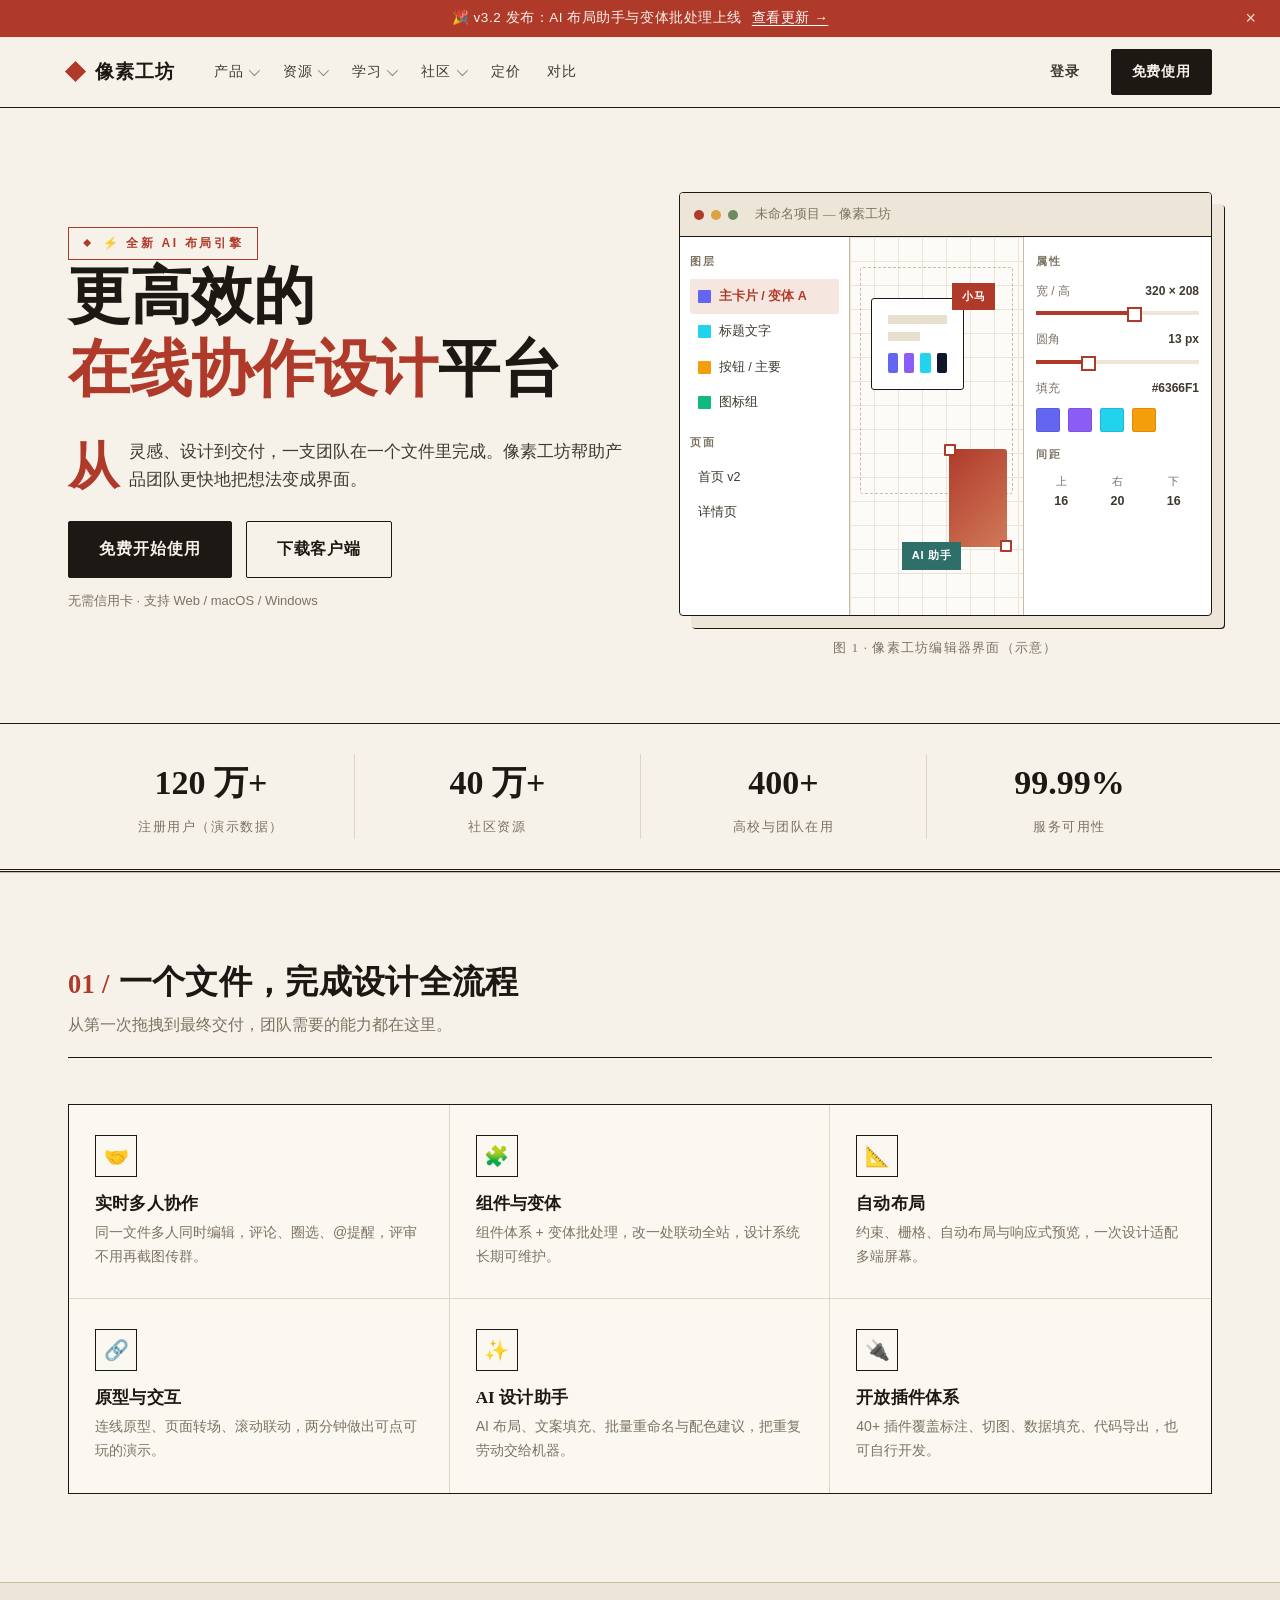
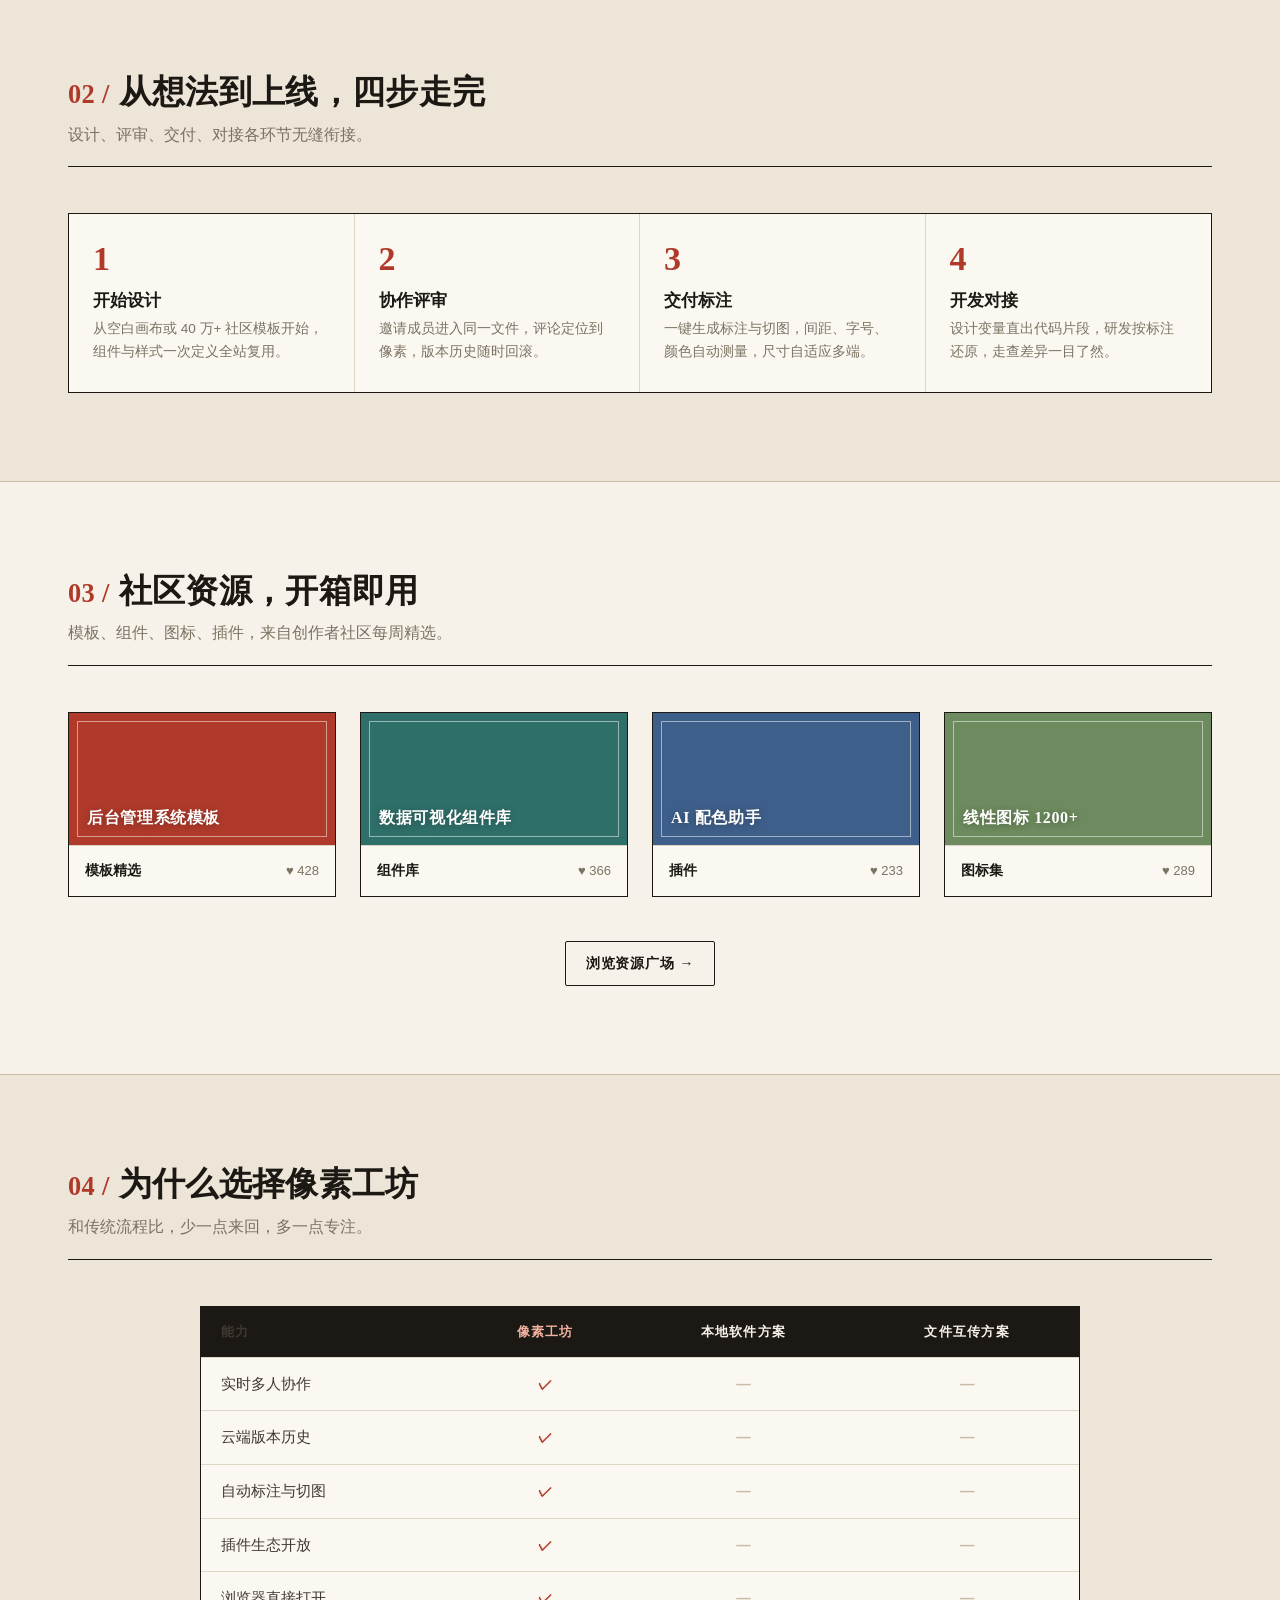
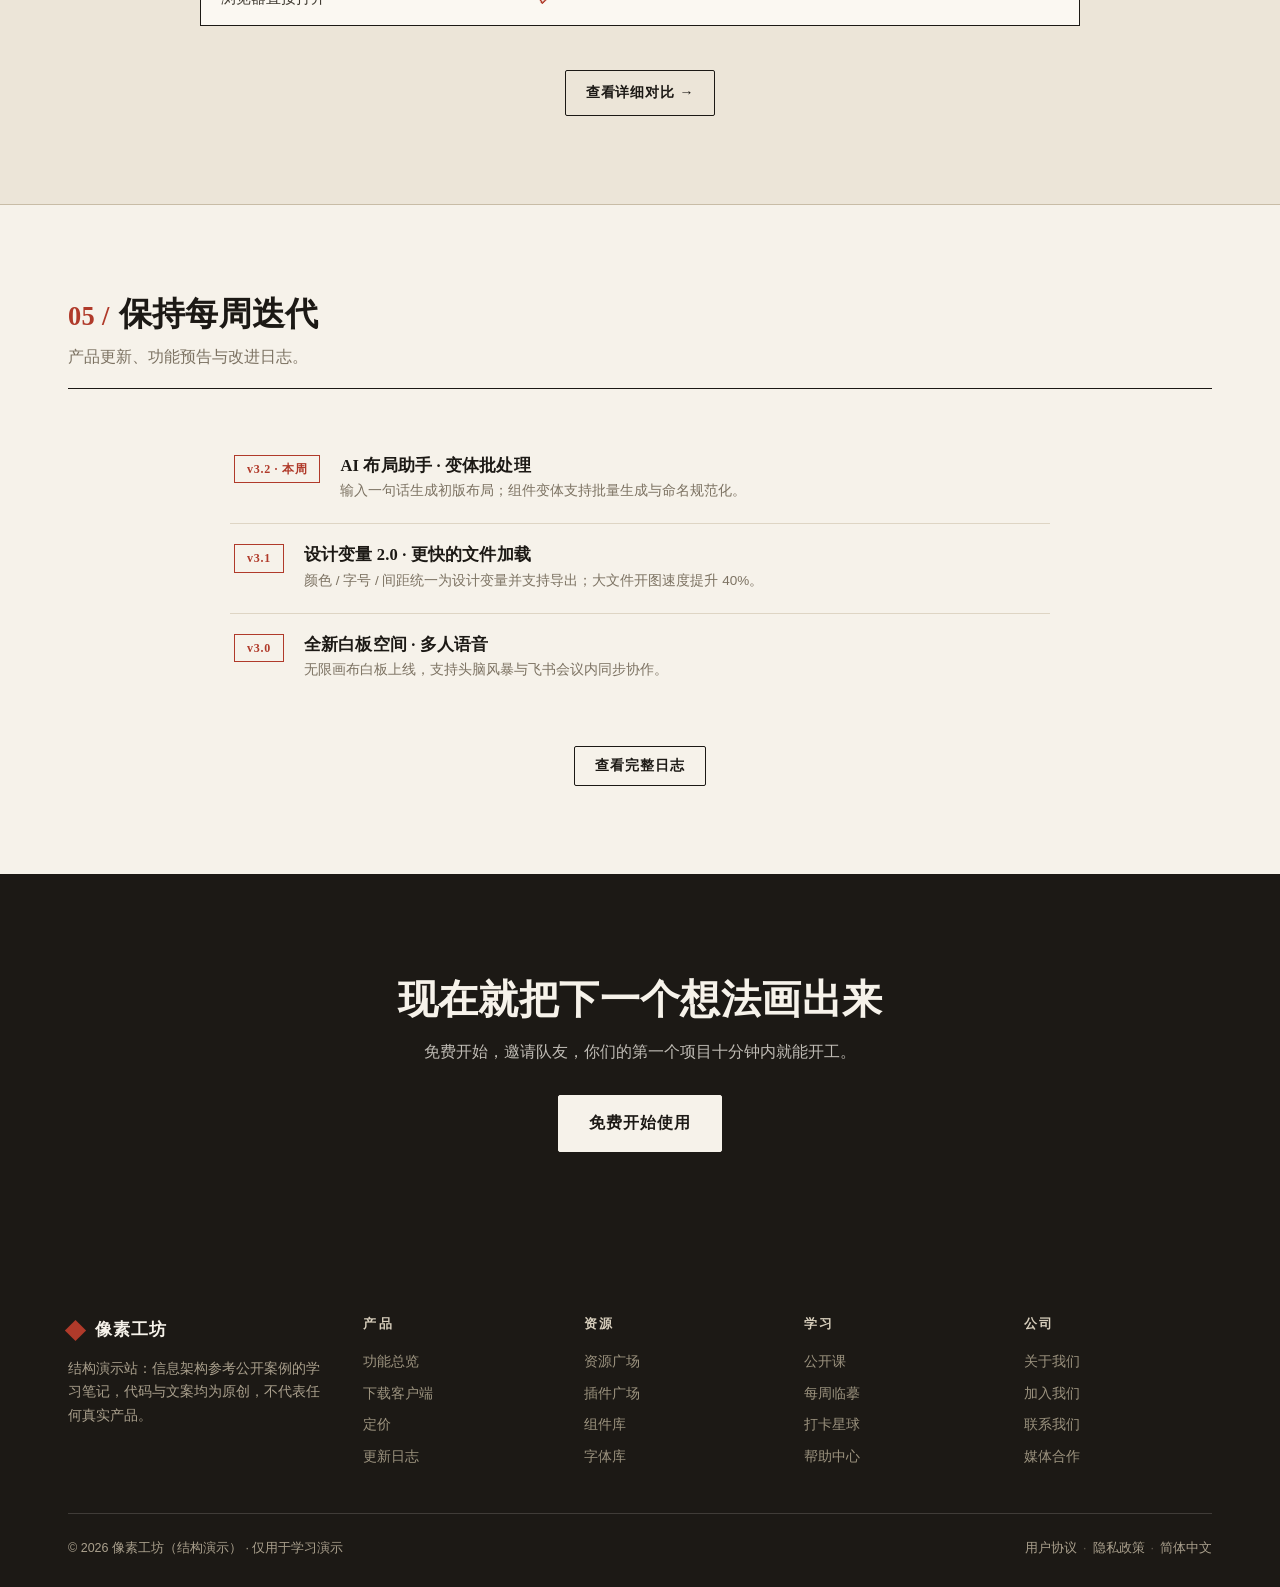
<file: index.html>
<!doctype html>
<html lang="zh-CN">
<head>
<meta charset="utf-8">
<meta name="viewport" content="width=device-width, initial-scale=1">
<title>像素工坊 PixelForge — 在线协作设计工具（结构演示站）</title>
<meta name="description" content="结构演示站：信息架构参考公开案例的学习笔记，代码与文案均为原创。">
<link rel="icon" href="data:image/svg+xml,%3Csvg xmlns='http://www.w3.org/2000/svg' viewBox='0 0 32 32'%3E%3Crect width='32' height='32' rx='9' fill='%236366f1'/%3E%3Crect x='9' y='9' width='14' height='14' rx='4' fill='white'/%3E%3C/svg%3E">
<link rel="stylesheet" href="assets/css/style.css">
</head>
<body>

<!-- 公告条 -->
<div class="announce" id="announce">
  <div class="container">
    <span>🎉 v3.2 发布：AI 布局助手与变体批处理上线</span>
    <a href="#updates">查看更新 →</a>
  </div>
  <button class="announce-close" data-close-announce aria-label="关闭公告">×</button>
</div>

<!-- 顶部导航 -->
<header class="site-header" id="siteHeader">
  <div class="container nav">
    <a class="nav-logo" href="index.html"><span class="logo-mark"></span>像素工坊</a>
    <button class="nav-burger" data-burger aria-label="打开菜单">☰</button>
    <nav class="nav-menu" id="navMenu">
      <div class="nav-item">
        <button class="nav-link">产品 <span class="caret"></span></button>
        <div class="dropdown-panel">
          <a href="#features">功能总览<small>设计、协作、交付一体化</small></a>
          <a href="download.html">下载客户端<small>Web / macOS / Windows</small></a>
          <a href="#updates">更新日志<small>v3.2 已发布</small></a>
          <a href="#" data-demo="演示站：企业版页面未接入">企业版<small>私有化部署与安全管控</small></a>
        </div>
      </div>
      <div class="nav-item">
        <button class="nav-link">资源 <span class="caret"></span></button>
        <div class="dropdown-panel">
          <a href="community.html">资源广场<small>模板 / 组件 / 图标</small></a>
          <a href="community.html">插件广场<small>开放插件生态</small></a>
          <a href="#" data-demo="演示站：组件库页面未接入">组件库<small>开箱即用的设计系统</small></a>
        </div>
      </div>
      <div class="nav-item">
        <button class="nav-link">学习 <span class="caret"></span></button>
        <div class="dropdown-panel">
          <a href="#" data-demo="演示站：公开课页面未接入">公开课<small>创作者精心策划的课程</small></a>
          <a href="#" data-demo="演示站：临摹活动未接入">每周临摹<small>和设计师一起练手</small></a>
          <a href="#" data-demo="演示站：打卡页面未接入">打卡星球<small>专题训练，养成技能</small></a>
          <a href="#" data-demo="演示站：帮助中心未接入">帮助中心<small>使用指南与常见问题</small></a>
        </div>
      </div>
      <div class="nav-item">
        <button class="nav-link">社区 <span class="caret"></span></button>
        <div class="dropdown-panel">
          <a href="#" data-demo="演示站：文章频道未接入">最新文章<small>设计解析与行业洞察</small></a>
          <a href="#" data-demo="演示站：活动中心未接入">活动中心<small>大赛 / 挑战 / 共创</small></a>
          <a href="#" data-demo="演示站：创作者计划未接入">创作者计划<small>让作品被更多人看到</small></a>
        </div>
      </div>
      <a class="nav-link" href="pricing.html">定价</a>
      <a class="nav-link" href="compare.html">对比</a>
    </nav>
    <div class="nav-actions">
      <a class="btn btn-ghost" href="login.html">登录</a>
      <a class="btn btn-primary" href="login.html">免费使用</a>
    </div>
  </div>
</header>

<main>
  <!-- Hero -->
  <section class="hero">
    <div class="container hero-grid">
      <div class="hero-copy">
        <span class="badge">⚡ 全新 AI 布局引擎</span>
        <h1>更高效的<br><span class="grad-text">在线协作设计</span>平台</h1>
        <p class="lead">从灵感、设计到交付，一支团队在一个文件里完成。像素工坊帮助产品团队更快地把想法变成界面。</p>
        <div class="hero-cta">
          <a class="btn btn-primary btn-lg" href="login.html">免费开始使用</a>
          <a class="btn btn-outline btn-lg" href="download.html">下载客户端</a>
        </div>
        <p class="muted small">无需信用卡 · 支持 Web / macOS / Windows</p>
      </div>

      <!-- 编辑器模拟窗（纯 CSS 绘制，非真实截图） -->
      <div class="hero-visual">
        <div class="editor-mock">
          <div class="em-titlebar">
            <span class="dot r"></span><span class="dot y"></span><span class="dot g"></span>
            <span class="em-file">未命名项目 — 像素工坊</span>
          </div>
          <div class="em-body">
            <div class="em-left">
              <div class="em-label">图层</div>
              <div class="layer active"><span class="swatch" style="background:#6366f1"></span>主卡片 / 变体 A</div>
              <div class="layer"><span class="swatch" style="background:#22d3ee"></span>标题文字</div>
              <div class="layer"><span class="swatch" style="background:#f59e0b"></span>按钮 / 主要</div>
              <div class="layer"><span class="swatch" style="background:#10b981"></span>图标组</div>
              <div class="em-label" style="margin-top:14px">页面</div>
              <div class="layer">首页 v2</div>
              <div class="layer">详情页</div>
            </div>
            <div class="em-canvas">
              <div class="art-frame"></div>
              <div class="art-card">
                <div class="bar"></div>
                <div class="bar short"></div>
                <div class="swatchrow">
                  <i style="background:#6366f1"></i><i style="background:#8b5cf6"></i>
                  <i style="background:#22d3ee"></i><i style="background:#0f172a"></i>
                </div>
              </div>
              <div class="art-selected"></div>
              <span class="cursor-chip cursor-1">小马</span>
              <span class="cursor-chip cursor-2">AI 助手</span>
            </div>
            <div class="em-right">
              <div class="em-label">属性</div>
              <div class="prop-row"><span>宽 / 高</span><span class="val">320 × 208</span></div>
              <div class="prop-slider"><i></i></div>
              <div class="prop-row"><span>圆角</span><span class="val">13 px</span></div>
              <div class="prop-slider"><i style="width:34%"></i></div>
              <div class="prop-row"><span>填充</span><span class="val">#6366F1</span></div>
              <div class="swatches">
                <i style="background:#6366f1"></i><i style="background:#8b5cf6"></i>
                <i style="background:#22d3ee"></i><i style="background:#f59e0b"></i>
              </div>
              <div class="em-label">间距</div>
              <div class="spacing-box">
                <div>上<b>16</b></div><div>右<b>20</b></div><div>下<b>16</b></div>
              </div>
            </div>
          </div>
        </div>
      </div>
    </div>
  </section>

  <!-- 数据条 -->
  <section class="stats">
    <div class="container">
      <div class="stat"><b>120 万+</b><span>注册用户（演示数据）</span></div>
      <div class="stat"><b>40 万+</b><span>社区资源</span></div>
      <div class="stat"><b>400+</b><span>高校与团队在用</span></div>
      <div class="stat"><b>99.99%</b><span>服务可用性</span></div>
    </div>
  </section>

  <!-- 功能特性 -->
  <section class="section" id="features">
    <div class="container">
      <div class="section-head">
        <h2>一个文件，完成设计全流程</h2>
        <p>从第一次拖拽到最终交付，团队需要的能力都在这里。</p>
      </div>
      <div class="features">
        <div class="feature-card">
          <div class="feature-icon">🤝</div>
          <h3>实时多人协作</h3>
          <p>同一文件多人同时编辑，评论、圈选、@提醒，评审不用再截图传群。</p>
        </div>
        <div class="feature-card">
          <div class="feature-icon">🧩</div>
          <h3>组件与变体</h3>
          <p>组件体系 + 变体批处理，改一处联动全站，设计系统长期可维护。</p>
        </div>
        <div class="feature-card">
          <div class="feature-icon">📐</div>
          <h3>自动布局</h3>
          <p>约束、栅格、自动布局与响应式预览，一次设计适配多端屏幕。</p>
        </div>
        <div class="feature-card">
          <div class="feature-icon">🔗</div>
          <h3>原型与交互</h3>
          <p>连线原型、页面转场、滚动联动，两分钟做出可点可玩的演示。</p>
        </div>
        <div class="feature-card">
          <div class="feature-icon">✨</div>
          <h3>AI 设计助手</h3>
          <p>AI 布局、文案填充、批量重命名与配色建议，把重复劳动交给机器。</p>
        </div>
        <div class="feature-card">
          <div class="feature-icon">🔌</div>
          <h3>开放插件体系</h3>
          <p>40+ 插件覆盖标注、切图、数据填充、代码导出，也可自行开发。</p>
        </div>
      </div>
    </div>
  </section>

  <!-- 工作流程 -->
  <section class="section alt" id="workflow">
    <div class="container">
      <div class="section-head">
        <h2>从想法到上线，四步走完</h2>
        <p>设计、评审、交付、对接各环节无缝衔接。</p>
      </div>
      <div class="steps">
        <div class="step">
          <div class="step-num">1</div>
          <h3>开始设计</h3>
          <p>从空白画布或 40 万+ 社区模板开始，组件与样式一次定义全站复用。</p>
        </div>
        <div class="step">
          <div class="step-num">2</div>
          <h3>协作评审</h3>
          <p>邀请成员进入同一文件，评论定位到像素，版本历史随时回滚。</p>
        </div>
        <div class="step">
          <div class="step-num">3</div>
          <h3>交付标注</h3>
          <p>一键生成标注与切图，间距、字号、颜色自动测量，尺寸自适应多端。</p>
        </div>
        <div class="step">
          <div class="step-num">4</div>
          <h3>开发对接</h3>
          <p>设计变量直出代码片段，研发按标注还原，走查差异一目了然。</p>
        </div>
      </div>
    </div>
  </section>

  <!-- 资源预览 -->
  <section class="section" id="resources">
    <div class="container">
      <div class="section-head">
        <h2>社区资源，开箱即用</h2>
        <p>模板、组件、图标、插件，来自创作者社区每周精选。</p>
      </div>
      <div class="res-cards">
        <a class="res-card" href="community.html">
          <div class="res-cover c1"><span>后台管理系统模板</span></div>
          <div class="res-meta"><b>模板精选</b><span>♥ 428</span></div>
        </a>
        <a class="res-card" href="community.html">
          <div class="res-cover c2"><span>数据可视化组件库</span></div>
          <div class="res-meta"><b>组件库</b><span>♥ 366</span></div>
        </a>
        <a class="res-card" href="community.html">
          <div class="res-cover c6"><span>AI 配色助手</span></div>
          <div class="res-meta"><b>插件</b><span>♥ 233</span></div>
        </a>
        <a class="res-card" href="community.html">
          <div class="res-cover c4"><span>线性图标 1200+</span></div>
          <div class="res-meta"><b>图标集</b><span>♥ 289</span></div>
        </a>
      </div>
      <div class="section-foot">
        <a class="btn btn-outline" href="community.html">浏览资源广场 →</a>
      </div>
    </div>
  </section>

  <!-- 对比 -->
  <section class="section alt" id="why">
    <div class="container">
      <div class="section-head">
        <h2>为什么选择像素工坊</h2>
        <p>和传统流程比，少一点来回，多一点专注。</p>
      </div>
      <div class="compare-wrap">
        <table class="compare">
          <thead>
            <tr>
              <th>能力</th>
              <th class="hl">像素工坊</th>
              <th>本地软件方案</th>
              <th>文件互传方案</th>
            </tr>
          </thead>
          <tbody>
            <tr>
              <td>实时多人协作</td>
              <td class="yes">✓</td><td class="no">—</td><td class="no">—</td>
            </tr>
            <tr>
              <td>云端版本历史</td>
              <td class="yes">✓</td><td class="no">—</td><td class="no">—</td>
            </tr>
            <tr>
              <td>自动标注与切图</td>
              <td class="yes">✓</td><td class="no">—</td><td class="no">—</td>
            </tr>
            <tr>
              <td>插件生态开放</td>
              <td class="yes">✓</td><td class="no">—</td><td class="no">—</td>
            </tr>
            <tr>
              <td>浏览器直接打开</td>
              <td class="yes">✓</td><td class="no">—</td><td class="no">—</td>
            </tr>
          </tbody>
        </table>
      </div>
      <div class="section-foot">
        <a class="btn btn-outline" href="compare.html">查看详细对比 →</a>
      </div>
    </div>
  </section>

  <!-- 更新日志 -->
  <section class="section" id="updates">
    <div class="container">
      <div class="section-head">
        <h2>保持每周迭代</h2>
        <p>产品更新、功能预告与改进日志。</p>
      </div>
      <div class="updates">
        <div class="update-item">
          <span class="chip">v3.2 · 本周</span>
          <div>
            <h3>AI 布局助手 · 变体批处理</h3>
            <p>输入一句话生成初版布局；组件变体支持批量生成与命名规范化。</p>
          </div>
        </div>
        <div class="update-item">
          <span class="chip">v3.1</span>
          <div>
            <h3>设计变量 2.0 · 更快的文件加载</h3>
            <p>颜色 / 字号 / 间距统一为设计变量并支持导出；大文件开图速度提升 40%。</p>
          </div>
        </div>
        <div class="update-item">
          <span class="chip">v3.0</span>
          <div>
            <h3>全新白板空间 · 多人语音</h3>
            <p>无限画布白板上线，支持头脑风暴与飞书会议内同步协作。</p>
          </div>
        </div>
      </div>
      <div class="section-foot">
        <button class="btn btn-outline" data-demo="演示站：完整更新日志未接入">查看完整日志</button>
      </div>
    </div>
  </section>

  <!-- 大 CTA -->
  <section class="cta-band">
    <div class="container">
      <h2>现在就把下一个想法画出来</h2>
      <p>免费开始，邀请队友，你们的第一个项目十分钟内就能开工。</p>
      <a class="btn btn-lg" href="login.html">免费开始使用</a>
    </div>
  </section>
</main>

<!-- 页脚 -->
<footer class="site-footer">
  <div class="container">
    <div class="footer-cols">
      <div>
        <div class="footer-brand"><span class="logo-mark"></span>像素工坊</div>
        <p style="max-width: 260px;">结构演示站：信息架构参考公开案例的学习笔记，代码与文案均为原创，不代表任何真实产品。</p>
      </div>
      <div class="footer-col">
        <h4>产品</h4>
        <a href="#features">功能总览</a>
        <a href="download.html">下载客户端</a>
        <a href="pricing.html">定价</a>
        <a href="#updates">更新日志</a>
      </div>
      <div class="footer-col">
        <h4>资源</h4>
        <a href="community.html">资源广场</a>
        <a href="community.html">插件广场</a>
        <a href="#" data-demo="演示站：组件库未接入">组件库</a>
        <a href="#" data-demo="演示站：字体库未接入">字体库</a>
      </div>
      <div class="footer-col">
        <h4>学习</h4>
        <a href="#" data-demo="演示站：公开课未接入">公开课</a>
        <a href="#" data-demo="演示站：临摹活动未接入">每周临摹</a>
        <a href="#" data-demo="演示站：打卡星球未接入">打卡星球</a>
        <a href="#" data-demo="演示站：帮助中心未接入">帮助中心</a>
      </div>
      <div class="footer-col">
        <h4>公司</h4>
        <a href="#" data-demo="演示站：关于我们未接入">关于我们</a>
        <a href="#" data-demo="演示站：加入我们未接入">加入我们</a>
        <a href="#" data-demo="演示站：联系我们未接入">联系我们</a>
        <a href="#" data-demo="演示站：媒体合作未接入">媒体合作</a>
      </div>
    </div>
    <div class="footer-bottom">
      <span>© <span data-year>2026</span> 像素工坊（结构演示） · 仅用于学习演示</span>
      <span><a href="#">用户协议</a><span class="sep">·</span><a href="#">隐私政策</a><span class="sep">·</span>简体中文</span>
    </div>
  </div>
</footer>

<button class="to-top" aria-label="回到顶部">↑</button>
<script src="assets/js/main.js"></script>
</body>
</html>
</file>
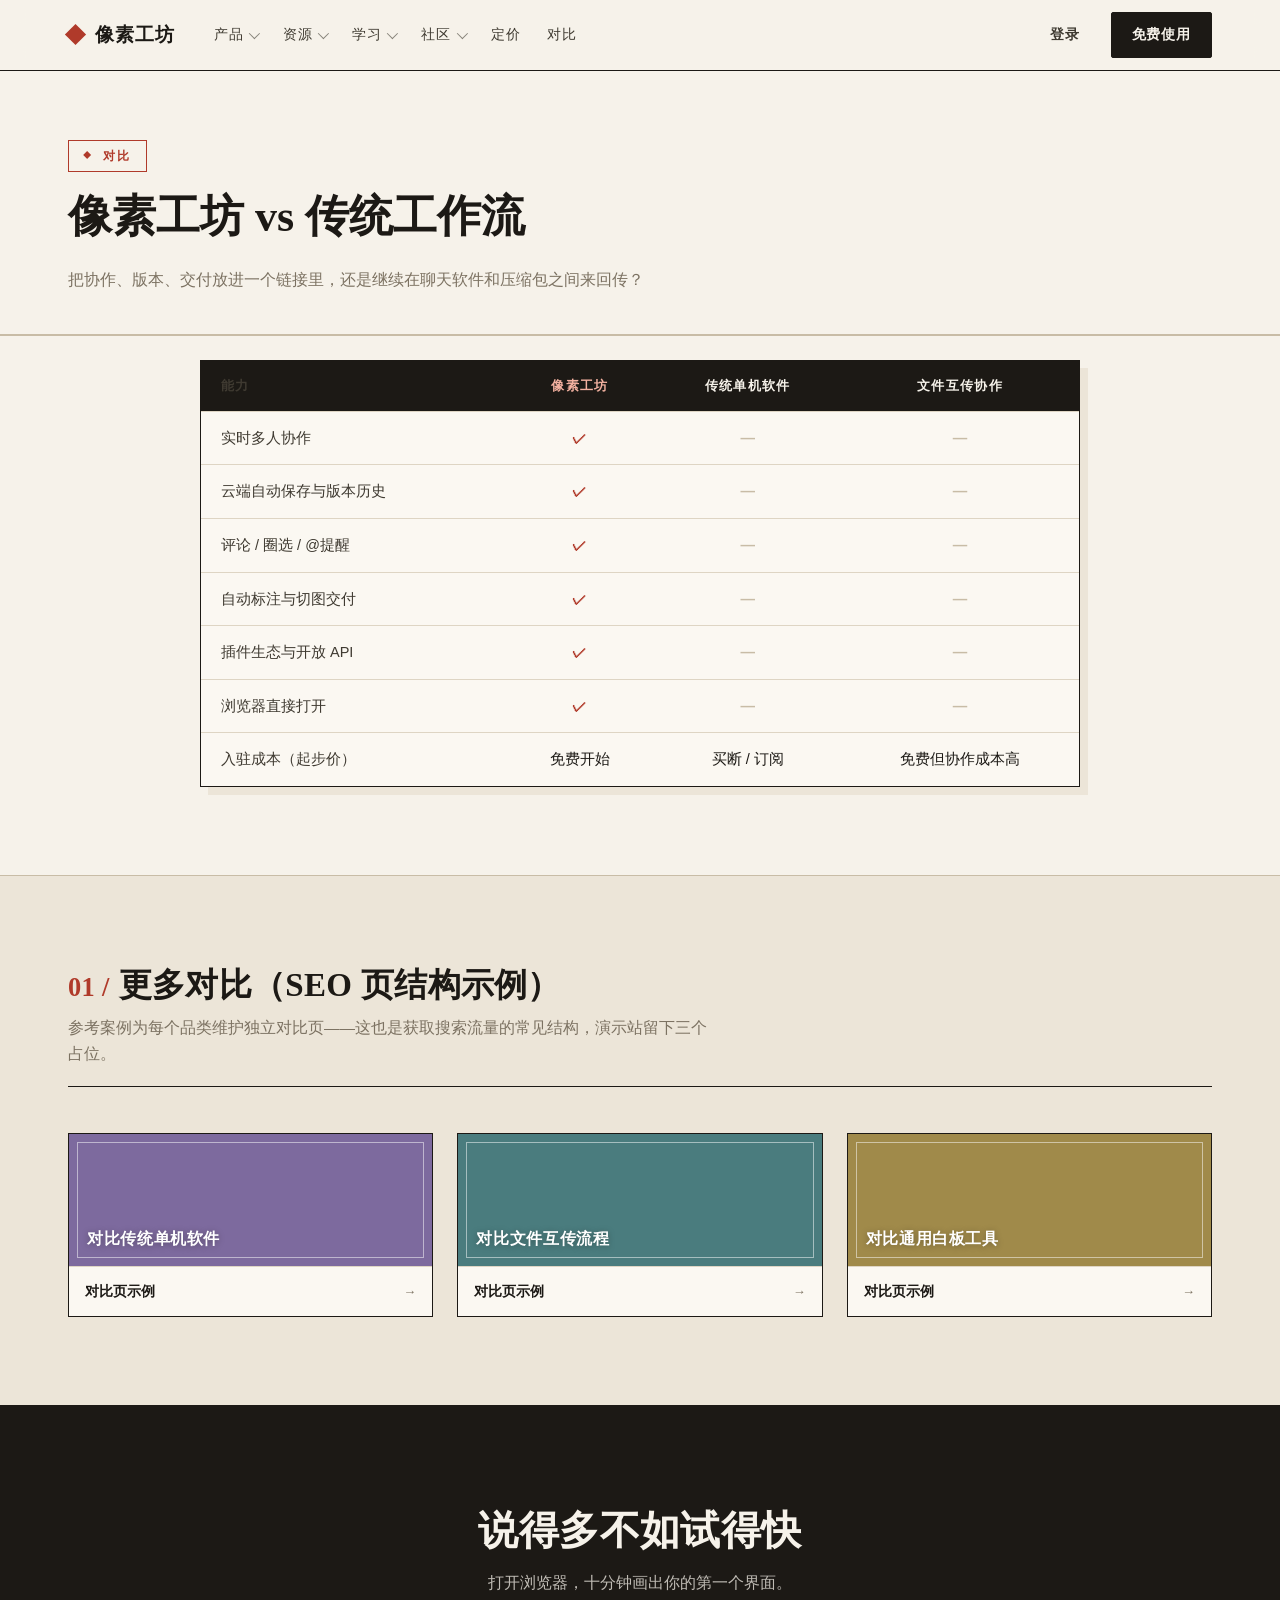
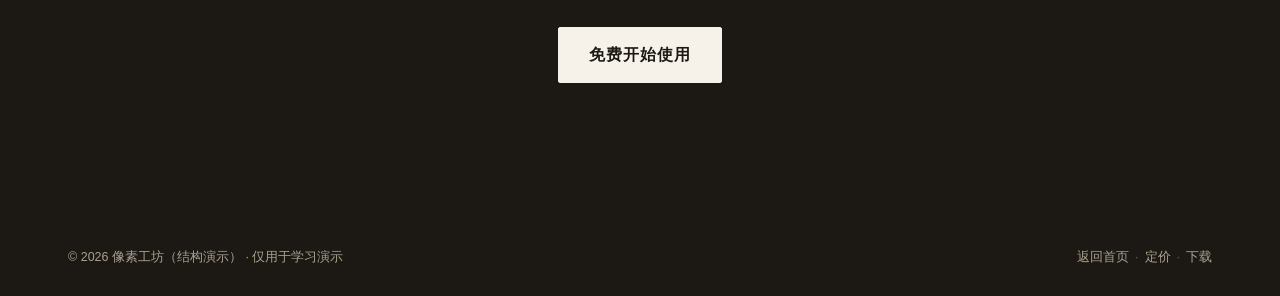
<file: compare.html>
<!doctype html>
<html lang="zh-CN">
<head>
<meta charset="utf-8">
<meta name="viewport" content="width=device-width, initial-scale=1">
<title>产品对比 — 像素工坊（结构演示站）</title>
<meta name="description" content="结构演示站：信息架构参考公开案例的学习笔记，代码与文案均为原创。">
<link rel="icon" href="data:image/svg+xml,%3Csvg xmlns='http://www.w3.org/2000/svg' viewBox='0 0 32 32'%3E%3Crect width='32' height='32' rx='9' fill='%236366f1'/%3E%3Crect x='9' y='9' width='14' height='14' rx='4' fill='white'/%3E%3C/svg%3E">
<link rel="stylesheet" href="assets/css/style.css">
</head>
<body>

<header class="site-header">
  <div class="container nav">
    <a class="nav-logo" href="index.html"><span class="logo-mark"></span>像素工坊</a>
    <button class="nav-burger" data-burger aria-label="打开菜单">☰</button>
    <nav class="nav-menu" id="navMenu">
      <div class="nav-item">
        <button class="nav-link">产品 <span class="caret"></span></button>
        <div class="dropdown-panel">
          <a href="index.html#features">功能总览<small>设计、协作、交付一体化</small></a>
          <a href="download.html">下载客户端<small>Web / macOS / Windows</small></a>
          <a href="index.html#updates">更新日志<small>v3.2 已发布</small></a>
          <a href="#" data-demo="演示站：企业版页面未接入">企业版<small>私有化部署与安全管控</small></a>
        </div>
      </div>
      <div class="nav-item">
        <button class="nav-link">资源 <span class="caret"></span></button>
        <div class="dropdown-panel">
          <a href="community.html">资源广场<small>模板 / 组件 / 图标</small></a>
          <a href="community.html">插件广场<small>开放插件生态</small></a>
          <a href="#" data-demo="演示站：组件库页面未接入">组件库<small>开箱即用的设计系统</small></a>
        </div>
      </div>
      <div class="nav-item">
        <button class="nav-link">学习 <span class="caret"></span></button>
        <div class="dropdown-panel">
          <a href="#" data-demo="演示站：公开课页面未接入">公开课<small>创作者精心策划的课程</small></a>
          <a href="#" data-demo="演示站：临摹活动未接入">每周临摹<small>和设计师一起练手</small></a>
          <a href="#" data-demo="演示站：打卡页面未接入">打卡星球<small>专题训练，养成技能</small></a>
          <a href="#" data-demo="演示站：帮助中心未接入">帮助中心<small>使用指南与常见问题</small></a>
        </div>
      </div>
      <div class="nav-item">
        <button class="nav-link">社区 <span class="caret"></span></button>
        <div class="dropdown-panel">
          <a href="#" data-demo="演示站：文章频道未接入">最新文章<small>设计解析与行业洞察</small></a>
          <a href="#" data-demo="演示站：活动中心未接入">活动中心<small>大赛 / 挑战 / 共创</small></a>
          <a href="#" data-demo="演示站：创作者计划未接入">创作者计划<small>让作品被更多人看到</small></a>
        </div>
      </div>
      <a class="nav-link" href="pricing.html">定价</a>
      <a class="nav-link" href="compare.html">对比</a>
    </nav>
    <div class="nav-actions">
      <a class="btn btn-ghost" href="login.html">登录</a>
      <a class="btn btn-primary" href="login.html">免费使用</a>
    </div>
  </div>
</header>

<main>
  <section class="page-hero">
    <div class="container">
      <span class="badge">对比</span>
      <h1>像素工坊 vs 传统工作流</h1>
      <p>把协作、版本、交付放进一个链接里，还是继续在聊天软件和压缩包之间来回传？</p>
    </div>
  </section>

  <section class="section" style="padding-top: 24px;">
    <div class="container">
      <div class="compare-wrap">
        <table class="compare">
          <thead>
            <tr>
              <th>能力</th>
              <th class="hl">像素工坊</th>
              <th>传统单机软件</th>
              <th>文件互传协作</th>
            </tr>
          </thead>
          <tbody>
            <tr><td>实时多人协作</td><td class="yes">✓</td><td class="no">—</td><td class="no">—</td></tr>
            <tr><td>云端自动保存与版本历史</td><td class="yes">✓</td><td class="no">—</td><td class="no">—</td></tr>
            <tr><td>评论 / 圈选 / @提醒</td><td class="yes">✓</td><td class="no">—</td><td class="no">—</td></tr>
            <tr><td>自动标注与切图交付</td><td class="yes">✓</td><td class="no">—</td><td class="no">—</td></tr>
            <tr><td>插件生态与开放 API</td><td class="yes">✓</td><td class="no">—</td><td class="no">—</td></tr>
            <tr><td>浏览器直接打开</td><td class="yes">✓</td><td class="no">—</td><td class="no">—</td></tr>
            <tr><td>入驻成本（起步价）</td><td>免费开始</td><td>买断 / 订阅</td><td>免费但协作成本高</td></tr>
          </tbody>
        </table>
      </div>
    </div>
  </section>

  <section class="section alt">
    <div class="container">
      <div class="section-head">
        <h2>更多对比（SEO 页结构示例）</h2>
        <p>参考案例为每个品类维护独立对比页——这也是获取搜索流量的常见结构，演示站留下三个占位。</p>
      </div>
      <div class="res-cards" style="grid-template-columns: repeat(3, 1fr);">
        <a class="res-card" href="#" data-demo="演示站：对比详情页未接入">
          <div class="res-cover c10"><span>对比传统单机软件</span></div>
          <div class="res-meta"><b>对比页示例</b><span>→</span></div>
        </a>
        <a class="res-card" href="#" data-demo="演示站：对比详情页未接入">
          <div class="res-cover c11"><span>对比文件互传流程</span></div>
          <div class="res-meta"><b>对比页示例</b><span>→</span></div>
        </a>
        <a class="res-card" href="#" data-demo="演示站：对比详情页未接入">
          <div class="res-cover c12"><span>对比通用白板工具</span></div>
          <div class="res-meta"><b>对比页示例</b><span>→</span></div>
        </a>
      </div>
    </div>
  </section>

  <section class="cta-band">
    <div class="container">
      <h2>说得多不如试得快</h2>
      <p>打开浏览器，十分钟画出你的第一个界面。</p>
      <a class="btn btn-lg" href="login.html">免费开始使用</a>
    </div>
  </section>
</main>

<footer class="site-footer">
  <div class="container">
    <div class="footer-bottom" style="border-top:0; padding-top:0;">
      <span>© <span data-year>2026</span> 像素工坊（结构演示） · 仅用于学习演示</span>
      <span><a href="index.html">返回首页</a><span class="sep">·</span><a href="pricing.html">定价</a><span class="sep">·</span><a href="download.html">下载</a></span>
    </div>
  </div>
</footer>

<button class="to-top" aria-label="回到顶部">↑</button>
<script src="assets/js/main.js"></script>
</body>
</html>
</file>
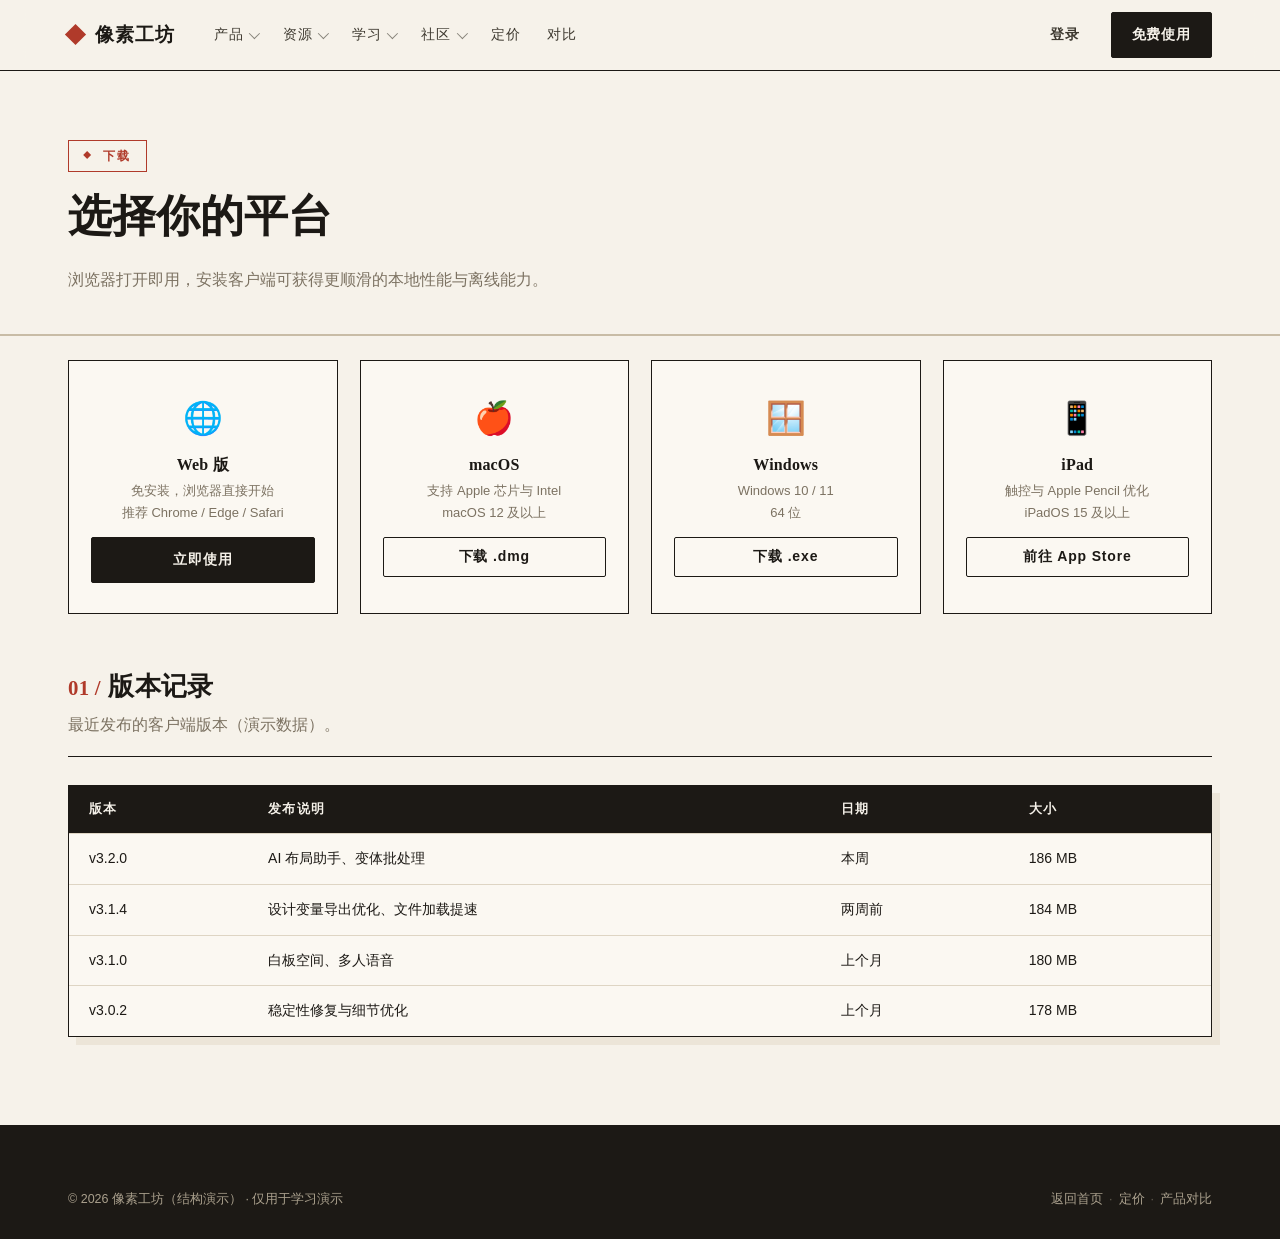
<file: download.html>
<!doctype html>
<html lang="zh-CN">
<head>
<meta charset="utf-8">
<meta name="viewport" content="width=device-width, initial-scale=1">
<title>下载 — 像素工坊（结构演示站）</title>
<meta name="description" content="结构演示站：信息架构参考公开案例的学习笔记，代码与文案均为原创。">
<link rel="icon" href="data:image/svg+xml,%3Csvg xmlns='http://www.w3.org/2000/svg' viewBox='0 0 32 32'%3E%3Crect width='32' height='32' rx='9' fill='%236366f1'/%3E%3Crect x='9' y='9' width='14' height='14' rx='4' fill='white'/%3E%3C/svg%3E">
<link rel="stylesheet" href="assets/css/style.css">
</head>
<body>

<header class="site-header">
  <div class="container nav">
    <a class="nav-logo" href="index.html"><span class="logo-mark"></span>像素工坊</a>
    <button class="nav-burger" data-burger aria-label="打开菜单">☰</button>
    <nav class="nav-menu" id="navMenu">
      <div class="nav-item">
        <button class="nav-link">产品 <span class="caret"></span></button>
        <div class="dropdown-panel">
          <a href="index.html#features">功能总览<small>设计、协作、交付一体化</small></a>
          <a href="download.html">下载客户端<small>Web / macOS / Windows</small></a>
          <a href="index.html#updates">更新日志<small>v3.2 已发布</small></a>
          <a href="#" data-demo="演示站：企业版页面未接入">企业版<small>私有化部署与安全管控</small></a>
        </div>
      </div>
      <div class="nav-item">
        <button class="nav-link">资源 <span class="caret"></span></button>
        <div class="dropdown-panel">
          <a href="community.html">资源广场<small>模板 / 组件 / 图标</small></a>
          <a href="community.html">插件广场<small>开放插件生态</small></a>
          <a href="#" data-demo="演示站：组件库页面未接入">组件库<small>开箱即用的设计系统</small></a>
        </div>
      </div>
      <div class="nav-item">
        <button class="nav-link">学习 <span class="caret"></span></button>
        <div class="dropdown-panel">
          <a href="#" data-demo="演示站：公开课页面未接入">公开课<small>创作者精心策划的课程</small></a>
          <a href="#" data-demo="演示站：临摹活动未接入">每周临摹<small>和设计师一起练手</small></a>
          <a href="#" data-demo="演示站：打卡页面未接入">打卡星球<small>专题训练，养成技能</small></a>
          <a href="#" data-demo="演示站：帮助中心未接入">帮助中心<small>使用指南与常见问题</small></a>
        </div>
      </div>
      <div class="nav-item">
        <button class="nav-link">社区 <span class="caret"></span></button>
        <div class="dropdown-panel">
          <a href="#" data-demo="演示站：文章频道未接入">最新文章<small>设计解析与行业洞察</small></a>
          <a href="#" data-demo="演示站：活动中心未接入">活动中心<small>大赛 / 挑战 / 共创</small></a>
          <a href="#" data-demo="演示站：创作者计划未接入">创作者计划<small>让作品被更多人看到</small></a>
        </div>
      </div>
      <a class="nav-link" href="pricing.html">定价</a>
      <a class="nav-link" href="compare.html">对比</a>
    </nav>
    <div class="nav-actions">
      <a class="btn btn-ghost" href="login.html">登录</a>
      <a class="btn btn-primary" href="login.html">免费使用</a>
    </div>
  </div>
</header>

<main>
  <section class="page-hero">
    <div class="container">
      <span class="badge">下载</span>
      <h1>选择你的平台</h1>
      <p>浏览器打开即用，安装客户端可获得更顺滑的本地性能与离线能力。</p>
    </div>
  </section>

  <section class="section" style="padding-top: 24px;">
    <div class="container">
      <div class="dl-grid">
        <div class="dl-card">
          <div class="os">🌐</div>
          <h3>Web 版</h3>
          <p>免安装，浏览器直接开始<br>推荐 Chrome / Edge / Safari</p>
          <a class="btn btn-primary btn-block" href="login.html">立即使用</a>
        </div>
        <div class="dl-card">
          <div class="os">🍎</div>
          <h3>macOS</h3>
          <p>支持 Apple 芯片与 Intel<br>macOS 12 及以上</p>
          <button class="btn btn-outline btn-block" data-demo="演示站：安装包未接入" >下载 .dmg</button>
        </div>
        <div class="dl-card">
          <div class="os">🪟</div>
          <h3>Windows</h3>
          <p>Windows 10 / 11<br>64 位</p>
          <button class="btn btn-outline btn-block" data-demo="演示站：安装包未接入">下载 .exe</button>
        </div>
        <div class="dl-card">
          <div class="os">📱</div>
          <h3>iPad</h3>
          <p>触控与 Apple Pencil 优化<br>iPadOS 15 及以上</p>
          <button class="btn btn-outline btn-block" data-demo="演示站：商店跳转未接入">前往 App Store</button>
        </div>
      </div>

      <div class="section-head" style="margin-bottom: 28px;">
        <h2 style="font-size: 26px;">版本记录</h2>
        <p>最近发布的客户端版本（演示数据）。</p>
      </div>
      <div class="ver-table-wrap">
        <table class="ver">
          <thead>
            <tr><th>版本</th><th>发布说明</th><th>日期</th><th>大小</th></tr>
          </thead>
          <tbody>
            <tr><td>v3.2.0</td><td>AI 布局助手、变体批处理</td><td>本周</td><td>186 MB</td></tr>
            <tr><td>v3.1.4</td><td>设计变量导出优化、文件加载提速</td><td>两周前</td><td>184 MB</td></tr>
            <tr><td>v3.1.0</td><td>白板空间、多人语音</td><td>上个月</td><td>180 MB</td></tr>
            <tr><td>v3.0.2</td><td>稳定性修复与细节优化</td><td>上个月</td><td>178 MB</td></tr>
          </tbody>
        </table>
      </div>
    </div>
  </section>
</main>

<footer class="site-footer">
  <div class="container">
    <div class="footer-bottom" style="border-top:0; padding-top:0;">
      <span>© <span data-year>2026</span> 像素工坊（结构演示） · 仅用于学习演示</span>
      <span><a href="index.html">返回首页</a><span class="sep">·</span><a href="pricing.html">定价</a><span class="sep">·</span><a href="compare.html">产品对比</a></span>
    </div>
  </div>
</footer>

<button class="to-top" aria-label="回到顶部">↑</button>
<script src="assets/js/main.js"></script>
</body>
</html>
</file>
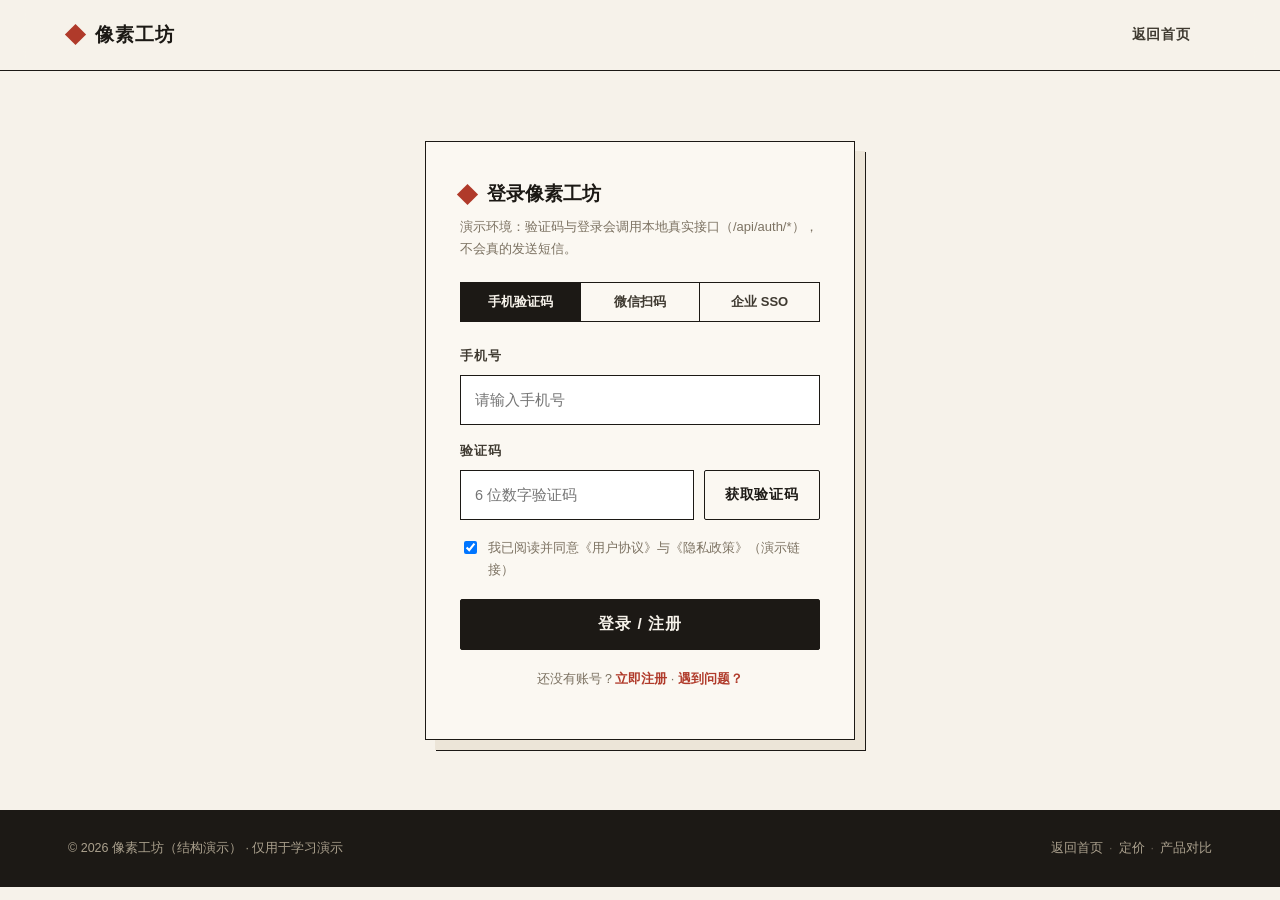
<file: login.html>
<!doctype html>
<html lang="zh-CN">
<head>
<meta charset="utf-8">
<meta name="viewport" content="width=device-width, initial-scale=1">
<title>登录 — 像素工坊（结构演示站）</title>
<meta name="description" content="结构演示站：信息架构参考公开案例的学习笔记，代码与文案均为原创。">
<link rel="icon" href="data:image/svg+xml,%3Csvg xmlns='http://www.w3.org/2000/svg' viewBox='0 0 32 32'%3E%3Crect width='32' height='32' fill='%23b03a2a'/%3E%3Crect x='10' y='10' width='12' height='12' fill='%23f6f2ea'/%3E%3C/svg%3E">
<link rel="stylesheet" href="assets/css/style.css">
</head>
<body>

<header class="site-header">
  <div class="container nav">
    <a class="nav-logo" href="index.html"><span class="logo-mark"></span>像素工坊</a>
    <div class="nav-actions">
      <a class="btn btn-ghost" href="index.html">返回首页</a>
    </div>
  </div>
</header>

<main>
  <div class="auth-wrap">
    <div class="auth-card">
      <div class="brand"><span class="logo-mark"></span>登录像素工坊</div>
      <p class="sub">演示环境：验证码与登录会调用本地真实接口（/api/auth/*），不会真的发送短信。</p>

      <div class="auth-tabs" id="authTabs">
        <button class="active" data-panel="phone">手机验证码</button>
        <button data-panel="qrcode">微信扫码</button>
        <button data-panel="sso">企业 SSO</button>
      </div>

      <!-- 面板 1：手机验证码 -->
      <div class="auth-panel" data-panel="phone">
        <div class="field">
          <label for="phone">手机号</label>
          <input id="phone" type="tel" placeholder="请输入手机号" autocomplete="tel">
        </div>
        <div class="field">
          <label for="code">验证码</label>
          <div class="input-row">
            <input id="code" type="text" placeholder="6 位数字验证码" autocomplete="one-time-code">
            <button class="btn btn-outline code-btn" data-code-btn>获取验证码</button>
          </div>
        </div>
        <label class="agree">
          <input type="checkbox" checked>
          <span>我已阅读并同意《用户协议》与《隐私政策》（演示链接）</span>
        </label>
        <button class="btn btn-primary btn-block btn-lg" id="btnLogin">登录 / 注册</button>
      </div>

      <!-- 面板 2：微信扫码 -->
      <div class="auth-panel" data-panel="qrcode" hidden>
        <div style="text-align:center; padding: 6px 0 4px;">
          <div style="width:180px;height:180px;margin:0 auto 14px;border:1px solid var(--ink);background:
            linear-gradient(45deg, #ece5d8 25%, transparent 25%, transparent 75%, #ece5d8 75%) 0 0/24px 24px,
            linear-gradient(45deg, #ece5d8 25%, #fff 25%, #fff 75%, #ece5d8 75%) 12px 12px/24px 24px;
            display:flex;align-items:center;justify-content:center;">
            <span style="background:#fff;border:1px solid var(--ink);padding:8px 12px;font-size:13px;font-weight:700;color:var(--ink-2);">微信扫码（演示）</span>
          </div>
          <p class="muted small">请使用微信扫一扫登录，二维码每 60 秒自动刷新（演示）。</p>
        </div>
      </div>

      <!-- 面板 3：企业 SSO -->
      <div class="auth-panel" data-panel="sso" hidden>
        <div class="field">
          <label for="corp">企业域名</label>
          <input id="corp" type="text" placeholder="例如：your-company.com">
        </div>
        <button class="btn btn-primary btn-block btn-lg" data-demo="演示站：SSO 跳转未接入">跳转到企业登录</button>
        <p class="muted small" style="margin-top:14px;">支持 SAML / OIDC / 飞书 / 企业微信 / 钉钉组织架构同步（演示）。</p>
      </div>

      <p class="auth-foot">还没有账号？<a href="#" data-demo="演示站：注册流程未接入">立即注册</a><span class="sep"> · </span><a href="#" data-demo="演示站：帮助中心未接入">遇到问题？</a></p>
    </div>
  </div>
</main>

<footer class="site-footer" style="padding: 28px 0;">
  <div class="container">
    <div class="footer-bottom" style="border-top:0; padding-top:0;">
      <span>© <span data-year>2026</span> 像素工坊（结构演示） · 仅用于学习演示</span>
      <span><a href="index.html">返回首页</a><span class="sep">·</span><a href="pricing.html">定价</a><span class="sep">·</span><a href="compare.html">产品对比</a></span>
    </div>
  </div>
</footer>

<script src="assets/js/main.js"></script>
<script>
/* 登录页专属 1：三种登录方式的切换 */
(function () {
  var tabs = document.querySelectorAll('#authTabs button');
  var panels = document.querySelectorAll('.auth-panel');
  tabs.forEach(function (tab) {
    tab.addEventListener('click', function () {
      tabs.forEach(function (t) { t.classList.remove('active'); });
      tab.classList.add('active');
      var key = tab.getAttribute('data-panel');
      panels.forEach(function (p) {
        p.hidden = p.getAttribute('data-panel') !== key;
      });
    });
  });
})();

/* 登录页专属 2：登录提交 —— 优先调用真实接口 /api/auth/login */
(function () {
  var btn = document.getElementById('btnLogin');
  if (!btn) return;
  btn.addEventListener('click', function () {
    var phoneEl = document.getElementById('phone');
    var codeEl = document.getElementById('code');
    var phone = phoneEl ? phoneEl.value.trim() : '';
    var code = codeEl ? codeEl.value.trim() : '';
    if (!/^1\d{10}$/.test(phone)) { window.pfToast('请输入 11 位手机号（演示）'); return; }
    if (!code) { window.pfToast('请输入验证码：先点「获取验证码」，提示里会带码（演示）'); return; }

    fetch('/api/auth/login', {
      method: 'POST',
      headers: { 'Content-Type': 'application/json' },
      body: JSON.stringify({ phone: phone, code: code })
    })
      .then(function (r) { return r.json(); })
      .then(function (j) {
        if (j && j.code === 0 && j.data) {
          try { localStorage.setItem('pf_token', j.data.token); } catch (e) {}
          window.pfToast('登录成功：' + j.data.user.name + '（真实接口演示）');
        } else {
          window.pfToast((j && j.msg) || '登录失败（演示）');
        }
      })
      .catch(function () {
        window.pfToast('后端未启动：演示环境，假装登录成功啦 ✨');
      });
  });
})();
</script>
</body>
</html>
</file>
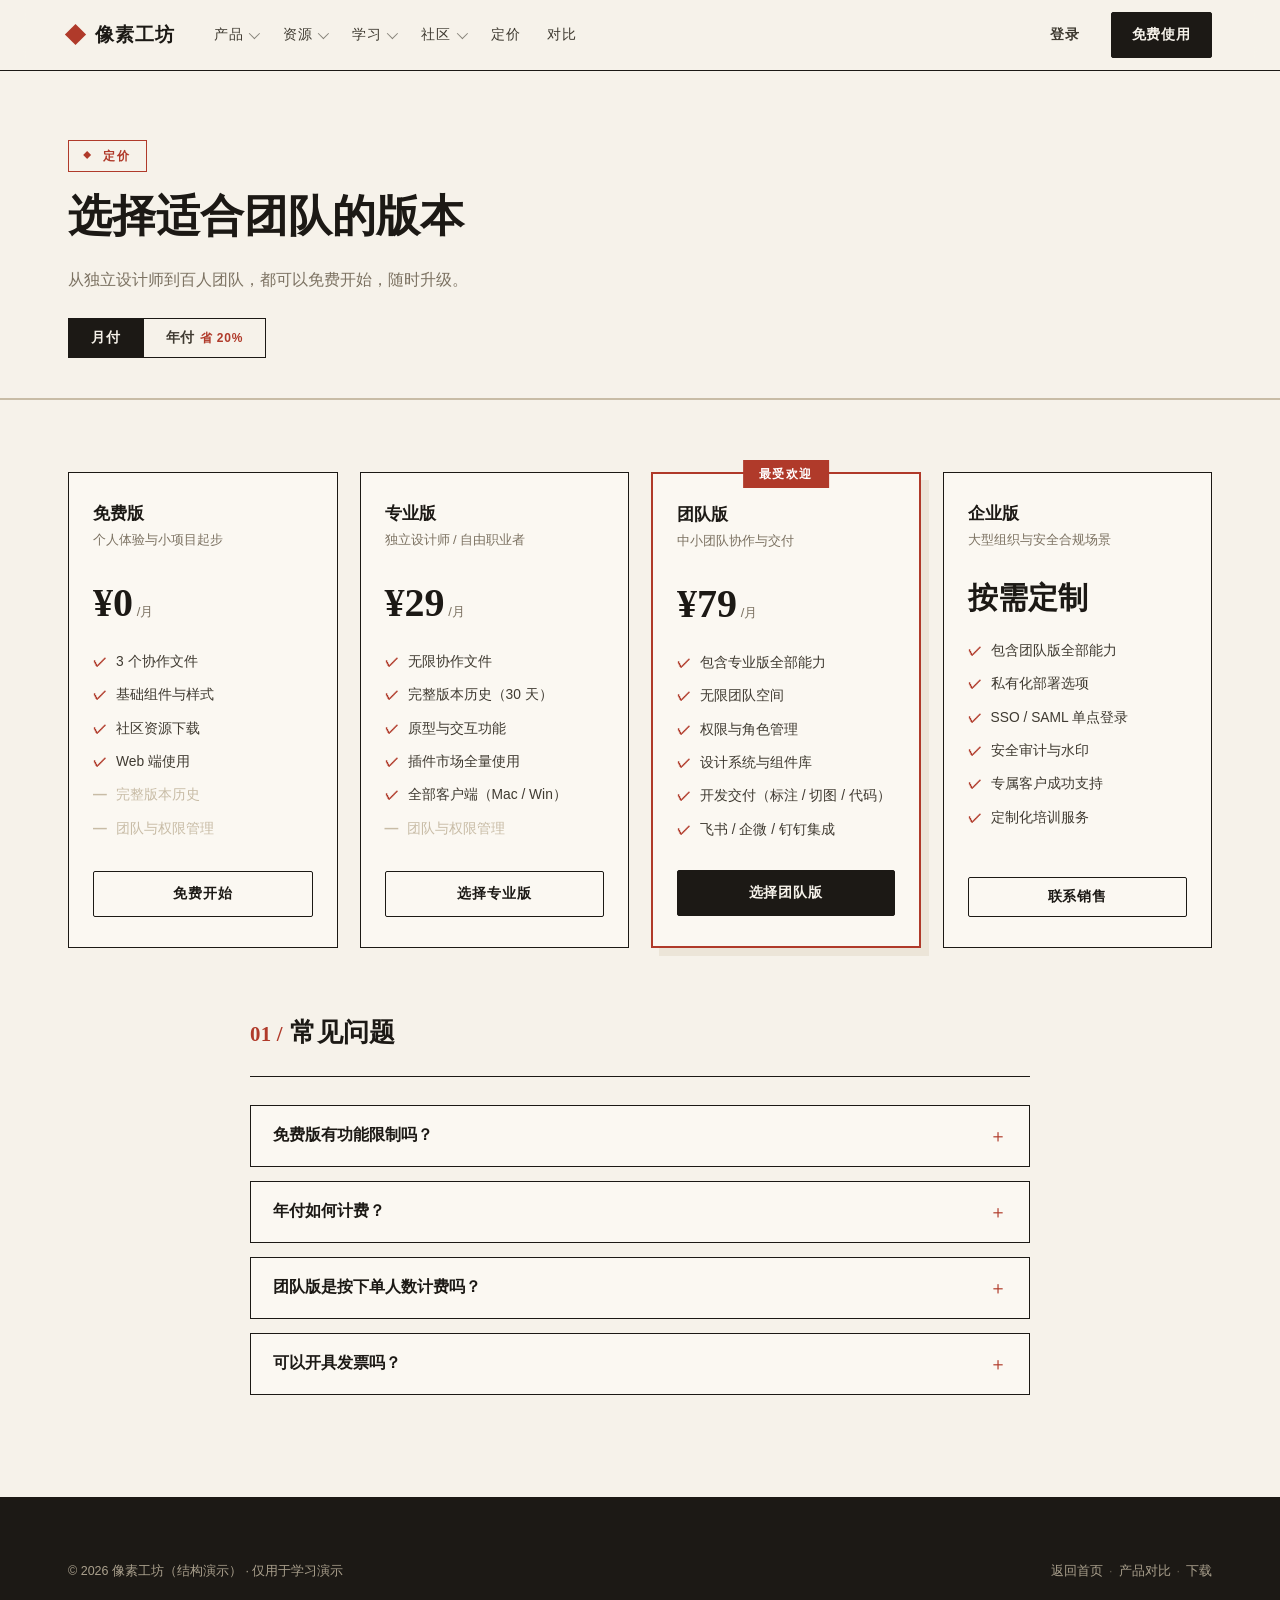
<file: pricing.html>
<!doctype html>
<html lang="zh-CN">
<head>
<meta charset="utf-8">
<meta name="viewport" content="width=device-width, initial-scale=1">
<title>定价 — 像素工坊（结构演示站）</title>
<meta name="description" content="结构演示站：信息架构参考公开案例的学习笔记，代码与文案均为原创。">
<link rel="icon" href="data:image/svg+xml,%3Csvg xmlns='http://www.w3.org/2000/svg' viewBox='0 0 32 32'%3E%3Crect width='32' height='32' rx='9' fill='%236366f1'/%3E%3Crect x='9' y='9' width='14' height='14' rx='4' fill='white'/%3E%3C/svg%3E">
<link rel="stylesheet" href="assets/css/style.css">
</head>
<body>

<header class="site-header">
  <div class="container nav">
    <a class="nav-logo" href="index.html"><span class="logo-mark"></span>像素工坊</a>
    <button class="nav-burger" data-burger aria-label="打开菜单">☰</button>
    <nav class="nav-menu" id="navMenu">
      <div class="nav-item">
        <button class="nav-link">产品 <span class="caret"></span></button>
        <div class="dropdown-panel">
          <a href="index.html#features">功能总览<small>设计、协作、交付一体化</small></a>
          <a href="download.html">下载客户端<small>Web / macOS / Windows</small></a>
          <a href="index.html#updates">更新日志<small>v3.2 已发布</small></a>
          <a href="#" data-demo="演示站：企业版页面未接入">企业版<small>私有化部署与安全管控</small></a>
        </div>
      </div>
      <div class="nav-item">
        <button class="nav-link">资源 <span class="caret"></span></button>
        <div class="dropdown-panel">
          <a href="community.html">资源广场<small>模板 / 组件 / 图标</small></a>
          <a href="community.html">插件广场<small>开放插件生态</small></a>
          <a href="#" data-demo="演示站：组件库页面未接入">组件库<small>开箱即用的设计系统</small></a>
        </div>
      </div>
      <div class="nav-item">
        <button class="nav-link">学习 <span class="caret"></span></button>
        <div class="dropdown-panel">
          <a href="#" data-demo="演示站：公开课页面未接入">公开课<small>创作者精心策划的课程</small></a>
          <a href="#" data-demo="演示站：临摹活动未接入">每周临摹<small>和设计师一起练手</small></a>
          <a href="#" data-demo="演示站：打卡页面未接入">打卡星球<small>专题训练，养成技能</small></a>
          <a href="#" data-demo="演示站：帮助中心未接入">帮助中心<small>使用指南与常见问题</small></a>
        </div>
      </div>
      <div class="nav-item">
        <button class="nav-link">社区 <span class="caret"></span></button>
        <div class="dropdown-panel">
          <a href="#" data-demo="演示站：文章频道未接入">最新文章<small>设计解析与行业洞察</small></a>
          <a href="#" data-demo="演示站：活动中心未接入">活动中心<small>大赛 / 挑战 / 共创</small></a>
          <a href="#" data-demo="演示站：创作者计划未接入">创作者计划<small>让作品被更多人看到</small></a>
        </div>
      </div>
      <a class="nav-link" href="pricing.html">定价</a>
      <a class="nav-link" href="compare.html">对比</a>
    </nav>
    <div class="nav-actions">
      <a class="btn btn-ghost" href="login.html">登录</a>
      <a class="btn btn-primary" href="login.html">免费使用</a>
    </div>
  </div>
</header>

<main>
  <section class="page-hero">
    <div class="container">
      <span class="badge">定价</span>
      <h1>选择适合团队的版本</h1>
      <p>从独立设计师到百人团队，都可以免费开始，随时升级。</p>
      <div class="billing-toggle">
        <button class="active" data-mode="month">月付</button>
        <button data-mode="year">年付 <span class="save">省 20%</span></button>
      </div>
    </div>
  </section>

  <section class="section" style="padding-top: 24px;">
    <div class="container">
      <div class="plans">
        <div class="plan">
          <h3>免费版</h3>
          <p class="desc">个人体验与小项目起步</p>
          <div class="plan-price">¥<span data-price-month="0" data-price-year="0">0</span><small> <span data-unit>/月</span></small></div>
          <ul>
            <li>3 个协作文件</li>
            <li>基础组件与样式</li>
            <li>社区资源下载</li>
            <li>Web 端使用</li>
            <li class="dim">完整版本历史</li>
            <li class="dim">团队与权限管理</li>
          </ul>
          <a class="btn btn-outline btn-block" href="login.html">免费开始</a>
        </div>

        <div class="plan">
          <h3>专业版</h3>
          <p class="desc">独立设计师 / 自由职业者</p>
          <div class="plan-price">¥<span data-price-month="29" data-price-year="23">29</span><small> <span data-unit>/月</span></small></div>
          <ul>
            <li>无限协作文件</li>
            <li>完整版本历史（30 天）</li>
            <li>原型与交互功能</li>
            <li>插件市场全量使用</li>
            <li>全部客户端（Mac / Win）</li>
            <li class="dim">团队与权限管理</li>
          </ul>
          <a class="btn btn-outline btn-block" href="login.html">选择专业版</a>
        </div>

        <div class="plan featured">
          <span class="flag">最受欢迎</span>
          <h3>团队版</h3>
          <p class="desc">中小团队协作与交付</p>
          <div class="plan-price">¥<span data-price-month="79" data-price-year="63">79</span><small> <span data-unit>/月</span></small></div>
          <ul>
            <li>包含专业版全部能力</li>
            <li>无限团队空间</li>
            <li>权限与角色管理</li>
            <li>设计系统与组件库</li>
            <li>开发交付（标注 / 切图 / 代码）</li>
            <li>飞书 / 企微 / 钉钉集成</li>
          </ul>
          <a class="btn btn-primary btn-block" href="login.html">选择团队版</a>
        </div>

        <div class="plan">
          <h3>企业版</h3>
          <p class="desc">大型组织与安全合规场景</p>
          <div class="plan-price" style="font-size:30px;">按需定制</div>
          <ul>
            <li>包含团队版全部能力</li>
            <li>私有化部署选项</li>
            <li>SSO / SAML 单点登录</li>
            <li>安全审计与水印</li>
            <li>专属客户成功支持</li>
            <li>定制化培训服务</li>
          </ul>
          <button class="btn btn-outline btn-block" data-demo="演示站：销售咨询未接入">联系销售</button>
        </div>
      </div>

      <div class="faq">
        <div class="section-head" style="margin-bottom: 28px;">
          <h2 style="font-size: 26px;">常见问题</h2>
        </div>
        <div class="faq-item">
          <button class="faq-q">免费版有功能限制吗？</button>
          <div class="faq-a"><div>免费版适合体验与小项目，协作文件数量有限；升级专业版后解锁无限文件与完整版本历史。演示站价格为示例数据。</div></div>
        </div>
        <div class="faq-item">
          <button class="faq-q">年付如何计费？</button>
          <div class="faq-a"><div>年付按 10 个月价格收取（约省 20%），支持随时升级，差价按剩余周期折算。演示站不会发生真实扣费。</div></div>
        </div>
        <div class="faq-item">
          <button class="faq-q">团队版是按下单人数计费吗？</button>
          <div class="faq-a"><div>是的，团队版按成员数计费，占位成员可随时释放；超出免费额度的访客协作不受影响。</div></div>
        </div>
        <div class="faq-item">
          <button class="faq-q">可以开具发票吗？</button>
          <div class="faq-a"><div>支持开具增值税普通发票与专用发票，在账单中心提交申请。本演示站未接入支付与开票系统。</div></div>
        </div>
      </div>
    </div>
  </section>
</main>

<footer class="site-footer">
  <div class="container">
    <div class="footer-bottom" style="border-top:0; padding-top:0;">
      <span>© <span data-year>2026</span> 像素工坊（结构演示） · 仅用于学习演示</span>
      <span><a href="index.html">返回首页</a><span class="sep">·</span><a href="compare.html">产品对比</a><span class="sep">·</span><a href="download.html">下载</a></span>
    </div>
  </div>
</footer>

<button class="to-top" aria-label="回到顶部">↑</button>
<script src="assets/js/main.js"></script>
</body>
</html>
</file>
<file: assets/css/style.css>
/* ============================================================
   像素工坊 PixelForge · 结构演示站 —— 杂志风（Magazine Edition）
   设计语言：米白纸面 / 墨色正文 / 朱红点缀 / 衬线大标题 / 细线分栏
   换肤：修改 :root 变量即可（--red 主点缀色）
   ============================================================ */

:root {
  --paper: #f6f2ea;        /* 纸面 */
  --paper-2: #ece5d8;      /* 次级纸 */
  --card: #fbf8f2;         /* 卡片纸 */
  --ink: #1c1915;          /* 墨 */
  --ink-2: #3f3a31;        /* 次级墨 */
  --muted: #7c7262;        /* 淡墨 */
  --line: #ded5c4;         /* 细线 */
  --line-strong: #c8bca6;  /* 强线 */
  --red: #b03a2a;          /* 朱红（主点缀） */
  --red-deep: #8e2c1f;
  --teal: #2f6f6a;         /* 辅助点缀 */
  --radius: 2px;
  --radius-lg: 4px;
  --shadow-sm: 0 1px 2px rgba(28, 25, 21, .06);
  --shadow-md: 6px 6px 0 0 var(--paper-2);
  --container: 1200px;
  --serif: "Songti SC", "STSong", "Noto Serif SC", "Source Han Serif SC", "SimSun", Georgia, "Times New Roman", serif;
  --sans: -apple-system, BlinkMacSystemFont, "Segoe UI", "PingFang SC", "Hiragino Sans GB", "Microsoft YaHei", sans-serif;
}

* { box-sizing: border-box; }
html { scroll-behavior: smooth; }
body {
  margin: 0;
  font-family: var(--sans);
  color: var(--ink);
  background: var(--paper);
  line-height: 1.7;
  -webkit-font-smoothing: antialiased;
  counter-reset: msection;
}
::selection { background: var(--red); color: var(--paper); }
a { color: inherit; text-decoration: none; }
img, svg { max-width: 100%; display: block; }
button { font-family: inherit; }
h1, h2, h3, h4 { font-family: var(--serif); font-weight: 800; line-height: 1.3; margin: 0 0 .5em; letter-spacing: .01em; }
p { margin: 0 0 1em; }

.container { max-width: var(--container); margin: 0 auto; padding: 0 28px; }
.muted { color: var(--muted); }
.small { font-size: 13px; }
.center { text-align: center; }
.grad-text {
  background: none;
  -webkit-background-clip: border-box;
  background-clip: border-box;
  color: var(--red);
}

/* ---------- 公告条（朱红细条） ---------- */
.announce {
  position: relative;
  background: var(--red);
  color: var(--paper);
  font-size: 13.5px;
  letter-spacing: .04em;
  padding: 7px 0;
}
.announce .container { display: flex; align-items: center; justify-content: center; gap: 10px; }
.announce a { color: #fff; text-decoration: underline; text-underline-offset: 3px; }
.announce-close {
  position: absolute; right: 18px; top: 50%; transform: translateY(-50%);
  background: none; border: 0; color: rgba(246, 242, 234, .85); font-size: 18px; cursor: pointer; line-height: 1;
}
.announce-close:hover { color: #fff; }

/* ---------- 顶部导航 ---------- */
.site-header {
  position: sticky; top: 0; z-index: 100;
  background: rgba(246, 242, 234, .92);
  backdrop-filter: blur(12px);
  -webkit-backdrop-filter: blur(12px);
  border-bottom: 1px solid var(--ink);
}
.nav { display: flex; align-items: center; gap: 26px; height: 70px; }
.nav-logo {
  display: flex; align-items: center; gap: 12px;
  font-family: var(--serif); font-weight: 800; font-size: 19px; letter-spacing: .06em;
}
.logo-mark {
  width: 15px; height: 15px; border-radius: 0;
  background: var(--red); transform: rotate(45deg);
}
.logo-mark::after { display: none; }
.nav-menu { display: flex; align-items: center; gap: 2px; flex: 1; }
.nav-item { position: relative; }
.nav-link {
  display: inline-flex; align-items: center; gap: 5px;
  padding: 8px 12px; border-radius: 0;
  font-size: 14px; letter-spacing: .08em; color: var(--ink-2); font-weight: 500;
  background: none; border: 0; cursor: pointer;
}
.nav-link:hover, .nav-item.open > .nav-link { color: var(--red); background: none; }
.caret {
  width: 8px; height: 8px; border-right: 1.5px solid currentColor; border-bottom: 1.5px solid currentColor;
  transform: rotate(45deg) translateY(-2px); transition: transform .18s ease; opacity: .6;
}
.nav-item.open .caret { transform: rotate(225deg) translateY(-1px); }
.dropdown-panel {
  position: absolute; top: calc(100% + 10px); left: 0; z-index: 120;
  min-width: 300px; padding: 10px;
  background: var(--card); border: 1px solid var(--ink); border-radius: 0;
  box-shadow: 8px 8px 0 -2px var(--paper-2);
  opacity: 0; visibility: hidden; transform: translateY(6px);
  transition: opacity .16s ease, transform .16s ease, visibility .16s;
}
.nav-item.open .dropdown-panel { opacity: 1; visibility: visible; transform: translateY(0); }
.nav-item:hover .dropdown-panel { opacity: 1; visibility: visible; transform: translateY(0); }
.dropdown-panel a {
  display: block; padding: 10px 12px; border-radius: 0; font-size: 14px; font-weight: 600;
  border-bottom: 1px solid var(--line);
}
.dropdown-panel a:last-child { border-bottom: 0; }
.dropdown-panel a small { display: block; font-weight: 400; font-size: 12.5px; color: var(--muted); margin-top: 2px; }
.dropdown-panel a:hover { background: var(--paper); color: var(--red); }
.nav-actions { display: flex; align-items: center; gap: 10px; margin-left: auto; }
.nav-burger {
  display: none; background: none; border: 1px solid var(--ink); border-radius: 0;
  width: 42px; height: 42px; font-size: 18px; cursor: pointer; color: var(--ink);
  margin-left: auto;
}

/* ---------- 按钮（方正、墨色、朱红悬停） ---------- */
.btn {
  display: inline-flex; align-items: center; justify-content: center; gap: 8px;
  padding: 10px 20px; border-radius: 2px; border: 1px solid transparent;
  font-size: 14px; font-weight: 600; letter-spacing: .06em; cursor: pointer;
  transition: all .18s ease; white-space: nowrap;
}
.btn-primary {
  background: var(--ink); color: var(--paper); border-color: var(--ink);
}
.btn-primary:hover { background: var(--red); border-color: var(--red); }
.btn-outline { background: transparent; color: var(--ink); border-color: var(--ink); }
.btn-outline:hover { border-color: var(--red); color: var(--red); }
.btn-ghost { color: var(--ink-2); }
.btn-ghost:hover { color: var(--red); }
.btn-lg { padding: 14px 30px; font-size: 15.5px; }
.btn-block { width: 100%; }
.btn[disabled] { opacity: .5; cursor: not-allowed; }

/* ---------- 徽标 / 眉题 ---------- */
.badge {
  display: inline-flex; align-items: center; gap: 0;
  padding: 5px 14px; border-radius: 0;
  background: none; color: var(--red); border: 1px solid var(--red);
  font-size: 12px; font-weight: 700; letter-spacing: .22em;
}
.badge::before { content: "◆"; font-size: 8px; margin-right: 9px; }

/* ---------- Hero ---------- */
.hero { padding: 84px 0 64px; }
.hero-grid { display: grid; grid-template-columns: 1.02fr .98fr; gap: 56px; align-items: center; }
.hero h1 {
  font-size: clamp(40px, 5vw, 62px);
  font-weight: 800; letter-spacing: -.005em; line-height: 1.18;
  text-wrap: balance;
}
.hero .lead { font-size: 16.5px; color: var(--ink-2); max-width: 34em; margin-top: 14px; }
.hero .lead::first-letter {
  float: left; font-family: var(--serif); font-weight: 800; font-size: 3.1em; line-height: .95;
  color: var(--red); margin: 6px 10px 0 0;
}
.hero-cta { display: flex; gap: 14px; margin: 28px 0 12px; flex-wrap: wrap; }

/* 编辑器模拟窗：像一张杂志插图 */
.editor-mock {
  background: #fff; border: 1px solid var(--ink); border-radius: 4px;
  box-shadow: 12px 12px 0 0 var(--paper-2), 13px 13px 0 0 var(--ink);
  overflow: hidden; position: relative;
}
.hero-visual::after {
  content: "图 1 · 像素工坊编辑器界面（示意）";
  display: block; text-align: center; margin-top: 22px;
  font-family: var(--serif); font-size: 12.5px; letter-spacing: .1em; color: var(--muted);
}
.em-titlebar {
  display: flex; align-items: center; gap: 7px; padding: 11px 14px;
  background: var(--paper-2); border-bottom: 1px solid var(--ink);
}
.dot { width: 10px; height: 10px; border-radius: 50%; }
.dot.r { background: #b03a2a; } .dot.y { background: #d9a441; } .dot.g { background: #6d8b5e; }
.em-file { margin-left: 10px; font-size: 12.5px; color: var(--muted); font-family: var(--serif); }
.em-body { display: grid; grid-template-columns: 170px 1fr 188px; min-height: 378px; }
.em-left { border-right: 1px solid var(--line-strong); padding: 12px 10px; }
.em-right { border-left: 1px solid var(--line-strong); padding: 12px 12px; }
.em-label { font-size: 10.5px; letter-spacing: .2em; color: var(--muted); font-weight: 700; margin: 4px 0 8px; }
.layer {
  display: flex; align-items: center; gap: 8px; padding: 7px 8px; border-radius: 2px;
  font-size: 12.5px; color: var(--ink-2);
}
.layer.active { background: #f5e7e0; color: var(--red); font-weight: 700; }
.layer .swatch { width: 13px; height: 13px; border-radius: 1px; flex: none; }
.em-canvas {
  position: relative; overflow: hidden;
  background:
    linear-gradient(#ece4d5 1px, transparent 1px) 0 0 / 100% 24px,
    linear-gradient(90deg, #ece4d5 1px, transparent 1px) 0 0 / 24px 100%,
    #fdfbf7;
}
.art-card {
  position: absolute; left: 12%; top: 16%; width: 54%; padding: 16px;
  background: #fff; border: 1px solid var(--ink); border-radius: 3px;
}
.art-card .bar { height: 9px; border-radius: 0; background: #e8e0cf; margin-bottom: 8px; }
.art-card .bar.short { width: 55%; }
.art-card .swatchrow { display: flex; gap: 6px; margin-top: 12px; }
.art-card .swatchrow i { width: 20px; height: 20px; border-radius: 2px; }
.art-selected {
  position: absolute; right: 9%; bottom: 18%; width: 34%; height: 26%;
  background: linear-gradient(135deg, #b03a2a, #d07a5a); border-radius: 3px;
}
.art-selected::before, .art-selected::after {
  content: ""; position: absolute; width: 8px; height: 8px; border-radius: 1px;
  background: #fff; border: 2px solid var(--red);
}
.art-selected::before { left: -5px; top: -5px; }
.art-selected::after { right: -5px; bottom: -5px; }
.art-frame { position: absolute; inset: 8% 6% auto 6%; height: 60%; border: 1.5px dashed var(--line-strong); border-radius: 3px; }
.cursor-chip {
  position: absolute; display: flex; align-items: center; gap: 6px;
  padding: 4px 10px 5px; border-radius: 0; font-size: 11px; font-weight: 700; color: #fff;
  letter-spacing: .06em;
}
.cursor-1 { background: var(--red); right: 16%; top: 12%; }
.cursor-2 { background: var(--teal); left: 30%; bottom: 12%; }
.prop-row { display: flex; justify-content: space-between; align-items: center; font-size: 12px; color: var(--muted); margin: 10px 0; }
.prop-row .val { color: var(--ink-2); font-weight: 600; }
.prop-slider { height: 4px; border-radius: 0; background: #eee5d6; position: relative; margin: 6px 0 14px; }
.prop-slider i { position: absolute; left: 0; top: 0; bottom: 0; width: 62%; border-radius: 0; background: var(--red); }
.prop-slider i::after {
  content: ""; position: absolute; right: -5px; top: -4px; width: 11px; height: 11px; border-radius: 0;
  background: #fff; border: 2px solid var(--red);
}
.swatches { display: flex; gap: 8px; margin: 6px 0 14px; }
.swatches i { width: 24px; height: 24px; border-radius: 2px; border: 1px solid rgba(28, 25, 21, .12); }
.spacing-box {
  display: grid; grid-template-columns: repeat(3, 1fr); gap: 6px; text-align: center;
  font-size: 11px; color: var(--muted); margin-top: 4px;
}
.spacing-box b { display: block; font-size: 12.5px; color: var(--ink-2); }

/* ---------- 数据条 ---------- */
.stats { border-top: 1px solid var(--ink); border-bottom: 3px double var(--ink); }
.stats .container { display: grid; grid-template-columns: repeat(4, 1fr); padding-top: 30px; padding-bottom: 30px; }
.stat { text-align: center; }
.stat + .stat { border-left: 1px solid var(--line); }
.stat b { display: block; font-family: var(--serif); font-size: 34px; font-weight: 800; letter-spacing: 0; }
.stat span { color: var(--muted); font-size: 13px; letter-spacing: .12em; }

/* ---------- 通用 section（杂志分栏） ---------- */
.section { padding: 88px 0; border-top: 1px solid var(--line-strong); }
.section.alt { background: var(--paper-2); }
.section-head {
  max-width: none; text-align: left; margin: 0 0 46px;
  border-bottom: 1px solid var(--ink); padding-bottom: 18px;
  counter-increment: msection;
}
.section-head h2 { font-size: 33px; margin-bottom: 8px; }
.section-head h2::before {
  content: counter(msection, decimal-leading-zero) " / ";
  color: var(--red); font-size: .8em; margin-right: 2px;
}
.section-head p { color: var(--muted); font-size: 15.5px; margin: 0; max-width: 640px; }
.section-foot { text-align: center; margin-top: 44px; }

/* ---------- 功能网格（细线分栏表格感） ---------- */
.features { display: grid; grid-template-columns: repeat(3, 1fr); gap: 0; border: 1px solid var(--ink); background: var(--card); }
.feature-card {
  border-right: 1px solid var(--line); border-bottom: 1px solid var(--line);
  padding: 30px 26px; transition: background .18s ease;
}
.feature-card:hover { background: var(--paper); }
.feature-card:nth-child(3n) { border-right: 0; }
.feature-card:nth-child(n+4) { border-bottom: 0; }
.feature-icon {
  width: 42px; height: 42px; border-radius: 0; display: flex; align-items: center; justify-content: center;
  font-size: 20px; margin-bottom: 16px;
  background: none; border: 1px solid var(--ink);
}
.feature-card h3 { font-size: 17px; margin-bottom: 6px; }
.feature-card p { color: var(--muted); font-size: 14px; margin: 0; }

/* ---------- 工作流程（同样分栏） ---------- */
.steps { display: grid; grid-template-columns: repeat(4, 1fr); gap: 0; border: 1px solid var(--ink); background: var(--card); }
.step { border-right: 1px solid var(--line); padding: 28px 24px; }
.step:last-child { border-right: 0; }
.step-num {
  font-family: var(--serif); font-weight: 800; font-size: 34px; line-height: 1;
  color: var(--red); margin-bottom: 14px;
  width: auto; height: auto; border-radius: 0; background: none;
}
.step h3 { font-size: 16.5px; margin-bottom: 6px; }
.step p { color: var(--muted); font-size: 13.5px; margin: 0; }

/* ---------- 资源卡片（印刷块面） ---------- */
.res-cards { display: grid; grid-template-columns: repeat(4, 1fr); gap: 24px; }
.res-card {
  border: 1px solid var(--ink); border-radius: 0; overflow: hidden; background: var(--card);
  transition: transform .18s ease, box-shadow .18s ease;
}
.res-card:hover { transform: translate(-3px, -3px); box-shadow: 6px 6px 0 0 var(--ink); }
.res-cover { height: 132px; position: relative; }
.res-cover::after { content: ""; position: absolute; inset: 8px; border: 1px solid rgba(255, 255, 255, .5); }
.res-cover span {
  position: absolute; left: 18px; bottom: 14px; color: #fff; font-family: var(--serif);
  font-weight: 700; font-size: 16px; letter-spacing: .04em; z-index: 1;
  text-shadow: 0 1px 6px rgba(28, 25, 21, .35);
}
.res-meta { padding: 13px 16px; display: flex; justify-content: space-between; align-items: center; font-size: 13px; color: var(--muted); border-top: 1px solid var(--line); }
.res-meta b { color: var(--ink); font-size: 14px; font-weight: 600; }

/* 平版印刷色块 */
.c1 { background: #b03a2a; } .c2 { background: #2f6f6a; }
.c3 { background: #c98a2e; } .c4 { background: #6d8b5e; }
.c5 { background: #8a5a83; } .c6 { background: #3e5f8a; }
.c7 { background: #a86a4a; } .c8 { background: #b5525c; }
.c9 { background: #5a6b7a; } .c10 { background: #7d6a9e; }
.c11 { background: #4a7c7e; } .c12 { background: #a08a4a; }

/* ---------- 对比表 ---------- */
.compare-wrap {
  max-width: 880px; margin: 0 auto; background: var(--card);
  border: 1px solid var(--ink); border-radius: 0;
  box-shadow: 8px 8px 0 0 var(--paper-2);
  overflow: hidden;
}
table.compare { width: 100%; border-collapse: collapse; font-size: 14.5px; }
table.compare th, table.compare td { padding: 14px 20px; text-align: center; border-bottom: 1px solid var(--line); }
table.compare th { background: var(--ink); color: var(--paper); font-size: 13px; letter-spacing: .1em; font-weight: 600; }
table.compare th.hl { color: #f3b1a0; }
table.compare td:first-child, table.compare th:first-child { text-align: left; color: var(--ink-2); }
table.compare tr:last-child td { border-bottom: 0; }
.yes { color: var(--red); font-weight: 800; }
.no { color: var(--line-strong); font-weight: 800; }

/* ---------- 更新日志 ---------- */
.updates { max-width: 820px; margin: 0 auto; }
.update-item { display: flex; gap: 20px; padding: 20px 4px; border-bottom: 1px solid var(--line); }
.update-item:last-child { border-bottom: 0; }
.update-item .chip {
  flex: none; height: fit-content; padding: 3px 12px; border-radius: 0;
  background: none; color: var(--red); border: 1px solid var(--red);
  font-size: 12px; font-weight: 700; letter-spacing: .06em; font-family: var(--serif);
}
.update-item h3 { font-size: 16.5px; margin-bottom: 4px; }
.update-item p { color: var(--muted); font-size: 13.5px; margin: 0; }

/* ---------- 大 CTA（墨色满版） ---------- */
.cta-band { padding: 100px 0; background: var(--ink); color: var(--paper); text-align: center; }
.cta-band h2 { font-size: clamp(28px, 3.6vw, 40px); margin-bottom: 12px; }
.cta-band p { color: rgba(246, 242, 234, .75); margin-bottom: 30px; }
.cta-band .btn { background: var(--paper); color: var(--ink); border-color: var(--paper); border-radius: 2px; }
.cta-band .btn:hover { background: var(--red); border-color: var(--red); color: #fff; }

/* ---------- 页脚（墨色版权页） ---------- */
.site-footer { background: var(--ink); color: #aaa08d; padding: 64px 0 28px; font-size: 14px; }
.footer-cols { display: grid; grid-template-columns: 1.4fr repeat(4, 1fr); gap: 32px; padding-bottom: 40px; border-bottom: 1px solid rgba(246, 242, 234, .16); }
.footer-brand { display: flex; align-items: center; gap: 12px; color: var(--paper); font-family: var(--serif); font-weight: 800; font-size: 17px; letter-spacing: .06em; margin-bottom: 12px; }
.footer-col h4 { color: #d8cfbd; font-size: 12.5px; letter-spacing: .18em; margin-bottom: 14px; }
.footer-col a { display: block; padding: 4px 0; color: #9c937f; }
.footer-col a:hover { color: var(--paper); }
.footer-bottom { display: flex; justify-content: space-between; align-items: center; gap: 16px; padding-top: 24px; font-size: 12.5px; flex-wrap: wrap; }
.footer-bottom .sep { opacity: .5; padding: 0 6px; }

/* ---------- 回顶部 ---------- */
.to-top {
  position: fixed; right: 26px; bottom: 26px; z-index: 90;
  width: 42px; height: 42px; border-radius: 0; border: 1px solid var(--ink);
  background: var(--paper); color: var(--ink); font-size: 16px; cursor: pointer;
  opacity: 0; visibility: hidden; transition: all .2s ease;
}
.to-top.show { opacity: 1; visibility: visible; }
.to-top:hover { color: var(--red); border-color: var(--red); }

/* ---------- 内页头 ---------- */
.page-hero { padding: 68px 0 40px; text-align: left; border-bottom: 1px solid var(--line-strong); }
.page-hero h1 { font-size: clamp(30px, 4vw, 44px); letter-spacing: 0; }
.page-hero p { color: var(--muted); max-width: 620px; margin: 8px 0 0; font-size: 15.5px; }
.page-hero .badge { margin-bottom: 16px; }

/* ---------- 定价页 ---------- */
.billing-toggle { display: inline-flex; background: none; border: 1px solid var(--ink); border-radius: 0; padding: 0; gap: 0; margin: 24px 0 0; }
.billing-toggle button {
  border: 0; background: none; padding: 10px 22px; border-radius: 0; cursor: pointer;
  font-size: 13.5px; font-weight: 600; color: var(--ink-2); letter-spacing: .06em;
}
.billing-toggle button + button { border-left: 1px solid var(--ink); }
.billing-toggle button.active { background: var(--ink); color: var(--paper); }
.billing-toggle .save { color: var(--red); font-size: 12px; font-weight: 700; }
.billing-toggle button.active .save { color: #f3b1a0; }
.plans { display: grid; grid-template-columns: repeat(4, 1fr); gap: 22px; margin-top: 48px; }
.plan {
  background: var(--card); border: 1px solid var(--ink); border-radius: 0;
  padding: 30px 24px; display: flex; flex-direction: column; position: relative;
}
.plan.featured { border: 2px solid var(--red); box-shadow: 8px 8px 0 0 var(--paper-2); }
.plan .flag {
  position: absolute; top: -14px; left: 50%; transform: translateX(-50%);
  background: var(--red); color: #fff; font-size: 12px; font-weight: 700; letter-spacing: .12em;
  padding: 4px 16px; border-radius: 0; white-space: nowrap;
}
.plan h3 { font-size: 17px; margin-bottom: 4px; }
.plan .desc { color: var(--muted); font-size: 13px; min-height: 38px; margin-bottom: 14px; }
.plan-price { font-family: var(--serif); font-size: 40px; font-weight: 800; line-height: 1.1; }
.plan-price small { font-size: 13px; color: var(--muted); font-weight: 500; font-family: var(--sans); }
.plan ul { list-style: none; margin: 20px 0 24px; padding: 0; flex: 1; }
.plan li { display: flex; gap: 9px; align-items: flex-start; padding: 5px 0; font-size: 13.8px; color: var(--ink-2); }
.plan li::before { content: "✓"; color: var(--red); font-weight: 800; flex: none; }
.plan li.dim { color: var(--line-strong); }
.plan li.dim::before { content: "—"; color: var(--line-strong); }
.faq { max-width: 780px; margin: 68px auto 0; }
.faq-item { border: 1px solid var(--ink); border-radius: 0; margin-bottom: 14px; background: var(--card); overflow: hidden; }
.faq-q {
  width: 100%; display: flex; justify-content: space-between; align-items: center; gap: 16px;
  padding: 18px 22px; background: none; border: 0; cursor: pointer;
  font-family: var(--serif); font-size: 16px; font-weight: 700; color: var(--ink); text-align: left;
}
.faq-q::after { content: "＋"; color: var(--red); font-weight: 400; font-size: 18px; transition: transform .2s ease; }
.faq-item.open .faq-q::after { transform: rotate(45deg); }
.faq-a { max-height: 0; overflow: hidden; transition: max-height .25s ease; color: var(--muted); font-size: 14px; }
.faq-a div { padding: 0 22px 18px; }
.faq-item.open .faq-a { max-height: 240px; }

/* ---------- 社区页 ---------- */
.comm-toolbar { display: flex; gap: 14px; align-items: center; justify-content: space-between; margin-bottom: 30px; flex-wrap: wrap; }
.search-box { display: flex; align-items: center; gap: 8px; background: #fff; border: 1px solid var(--ink); border-radius: 0; padding: 10px 14px; min-width: 280px; flex: 1; max-width: 420px; }
.search-box input { border: 0; outline: 0; font: inherit; flex: 1; color: var(--ink); background: none; }
.tabs { display: flex; gap: 0; flex-wrap: wrap; }
.tab {
  border: 1px solid var(--ink); background: transparent; padding: 9px 18px; border-radius: 0;
  cursor: pointer; font-size: 13.5px; font-weight: 600; color: var(--ink-2); letter-spacing: .04em;
}
.tab + .tab { border-left: 0; }
.tab.active { background: var(--ink); color: var(--paper); }
.card-grid { display: grid; grid-template-columns: repeat(4, 1fr); gap: 24px; }
.ccard { border: 1px solid var(--ink); border-radius: 0; overflow: hidden; background: var(--card); transition: transform .18s ease, box-shadow .18s ease; }
.ccard:hover { transform: translate(-3px, -3px); box-shadow: 6px 6px 0 0 var(--ink); }
.ccard .cover { height: 138px; }
.ccard .info { padding: 13px 15px 15px; border-top: 1px solid var(--line); }
.ccard .info b { display: block; font-size: 14px; font-weight: 600; white-space: nowrap; overflow: hidden; text-overflow: ellipsis; }
.ccard .info span { color: var(--muted); font-size: 12.5px; }
.empty { text-align: center; color: var(--muted); padding: 60px 0; grid-column: 1 / -1; }

/* ---------- 下载页 ---------- */
.dl-grid { display: grid; grid-template-columns: repeat(4, 1fr); gap: 22px; margin-bottom: 56px; }
.dl-card { background: var(--card); border: 1px solid var(--ink); border-radius: 0; padding: 30px 22px; text-align: center; transition: transform .18s ease, box-shadow .18s ease; }
.dl-card:hover { transform: translate(-3px, -3px); box-shadow: 6px 6px 0 0 var(--ink); }
.dl-card .os { font-size: 32px; margin-bottom: 10px; }
.dl-card h3 { font-size: 16px; margin-bottom: 4px; }
.dl-card p { color: var(--muted); font-size: 13px; min-height: 40px; }
.ver-table-wrap { background: var(--card); border: 1px solid var(--ink); border-radius: 0; overflow: hidden; box-shadow: 8px 8px 0 0 var(--paper-2); }
table.ver { width: 100%; border-collapse: collapse; font-size: 14px; }
table.ver th, table.ver td { padding: 13px 20px; text-align: left; border-bottom: 1px solid var(--line); }
table.ver th { background: var(--ink); color: var(--paper); font-size: 12.5px; letter-spacing: .1em; }
table.ver tr:last-child td { border-bottom: 0; }

/* ---------- 登录页 ---------- */
.auth-wrap { min-height: calc(100vh - 64px - 300px); display: flex; align-items: center; justify-content: center; padding: 70px 24px; }
.auth-card {
  width: 100%; max-width: 430px; background: var(--card);
  border: 1px solid var(--ink); border-radius: 0;
  box-shadow: 10px 10px 0 0 var(--paper-2), 11px 11px 0 0 var(--ink);
  padding: 36px 34px;
}
.auth-card .brand { display: flex; align-items: center; gap: 12px; font-family: var(--serif); font-weight: 800; font-size: 19px; margin-bottom: 6px; }
.auth-card .sub { color: var(--muted); font-size: 13px; margin-bottom: 22px; }
.auth-tabs { display: flex; gap: 0; background: none; border: 1px solid var(--ink); border-radius: 0; padding: 0; margin-bottom: 24px; }
.auth-tabs button { flex: 1; border: 0; background: none; padding: 10px 6px; border-radius: 0; cursor: pointer; font-size: 13px; font-weight: 600; color: var(--ink-2); }
.auth-tabs button + button { border-left: 1px solid var(--ink); }
.auth-tabs button.active { background: var(--ink); color: var(--paper); }
.field { margin-bottom: 16px; }
.field label { display: block; font-size: 12.5px; font-weight: 600; color: var(--ink-2); margin-bottom: 7px; letter-spacing: .08em; }
.field .input-row { display: flex; gap: 10px; }
.input, .field input[type="tel"], .field input[type="text"] {
  width: 100%; padding: 12px 14px; border: 1px solid var(--ink); border-radius: 0;
  font: inherit; font-size: 14.5px; color: var(--ink); outline: 0; transition: border-color .15s ease;
  background: #fff;
}
.input:focus { border-color: var(--red); }
.code-btn { flex: none; }
.agree { display: flex; gap: 8px; align-items: flex-start; font-size: 12.5px; color: var(--muted); margin: 18px 0; }
.agree input { margin-top: 3px; }
.auth-foot { text-align: center; font-size: 13px; color: var(--muted); margin-top: 18px; }
.auth-foot a { color: var(--red); font-weight: 600; }

/* ---------- Toast ---------- */
.toast {
  position: fixed; left: 50%; bottom: 44px; transform: translate(-50%, 20px); z-index: 200;
  background: var(--ink); color: var(--paper); padding: 12px 24px; border-radius: 2px; font-size: 14px;
  letter-spacing: .02em; opacity: 0; visibility: hidden; transition: all .25s ease; max-width: 82vw;
}
.toast.show { opacity: 1; visibility: visible; transform: translate(-50%, 0); }

/* ---------- 响应式 ---------- */
@media (max-width: 1080px) {
  .features, .card-grid, .dl-grid { grid-template-columns: repeat(2, 1fr); }
  .features .feature-card:nth-child(3n) { border-right: 1px solid var(--line); }
  .features .feature-card:nth-child(2n) { border-right: 0; }
  .features .feature-card:nth-child(n+4) { border-bottom: 1px solid var(--line); }
  .features .feature-card:nth-child(n+5):nth-last-child(-n+2) { border-bottom: 0; }
  .steps { grid-template-columns: repeat(2, 1fr); }
  .step:nth-child(2n) { border-right: 0; }
  .step:nth-child(n+3) { border-top: 1px solid var(--line); }
  .plans { grid-template-columns: repeat(2, 1fr); }
  .res-cards { grid-template-columns: repeat(2, 1fr); }
  .footer-cols { grid-template-columns: repeat(3, 1fr); }
  .hero-grid { grid-template-columns: 1fr; gap: 40px; }
}
@media (max-width: 860px) {
  .nav-menu {
    position: fixed; inset: 70px 0 auto 0; background: var(--paper); border-bottom: 1px solid var(--ink);
    flex-direction: column; align-items: stretch; gap: 2px; padding: 12px 20px 20px;
    display: none;
  }
  .nav-menu.open { display: flex; }
  .nav-burger { display: block; }
  .dropdown-panel { position: static; opacity: 1; visibility: visible; transform: none; box-shadow: none; border: 0; padding: 0 0 6px 12px; display: none; }
  .nav-item.open .dropdown-panel { display: block; }
  .nav-item { width: 100%; }
  .nav-link { width: 100%; justify-content: space-between; padding: 12px 10px; }
  .nav-actions { margin-left: 10px; }
  .nav-actions .btn-ghost { display: none; }
  .em-body { grid-template-columns: 1fr; }
  .em-left, .em-right { display: none; }
  .em-canvas { min-height: 300px; }
  .stats .container { grid-template-columns: repeat(2, 1fr); gap: 18px 0; }
  .stat + .stat { border-left: 0; }
  .section { padding: 64px 0; }
  .hero { padding: 52px 0 44px; }
  .hero .lead::first-letter { font-size: 2.4em; }
  .compare-wrap { overflow-x: auto; }
  table.compare { min-width: 560px; }
  .footer-cols { grid-template-columns: 1fr 1fr; }
}
@media (max-width: 560px) {
  .features, .card-grid, .res-cards, .dl-grid, .plans, .steps { grid-template-columns: 1fr; }
  .features .feature-card:nth-child(n) { border-right: 0; }
  .features .feature-card:nth-child(n+4) { border-bottom: 1px solid var(--line); }
  .features .feature-card:last-child { border-bottom: 0; }
  .step { border-right: 0; }
  .step:nth-child(n+2) { border-top: 1px solid var(--line); }
  .hero-cta .btn { width: 100%; }
  .section-head h2 { font-size: 26px; }
  .page-hero h1 { font-size: 30px; }
  .cta-band h2 { font-size: 27px; }
}
</file>
